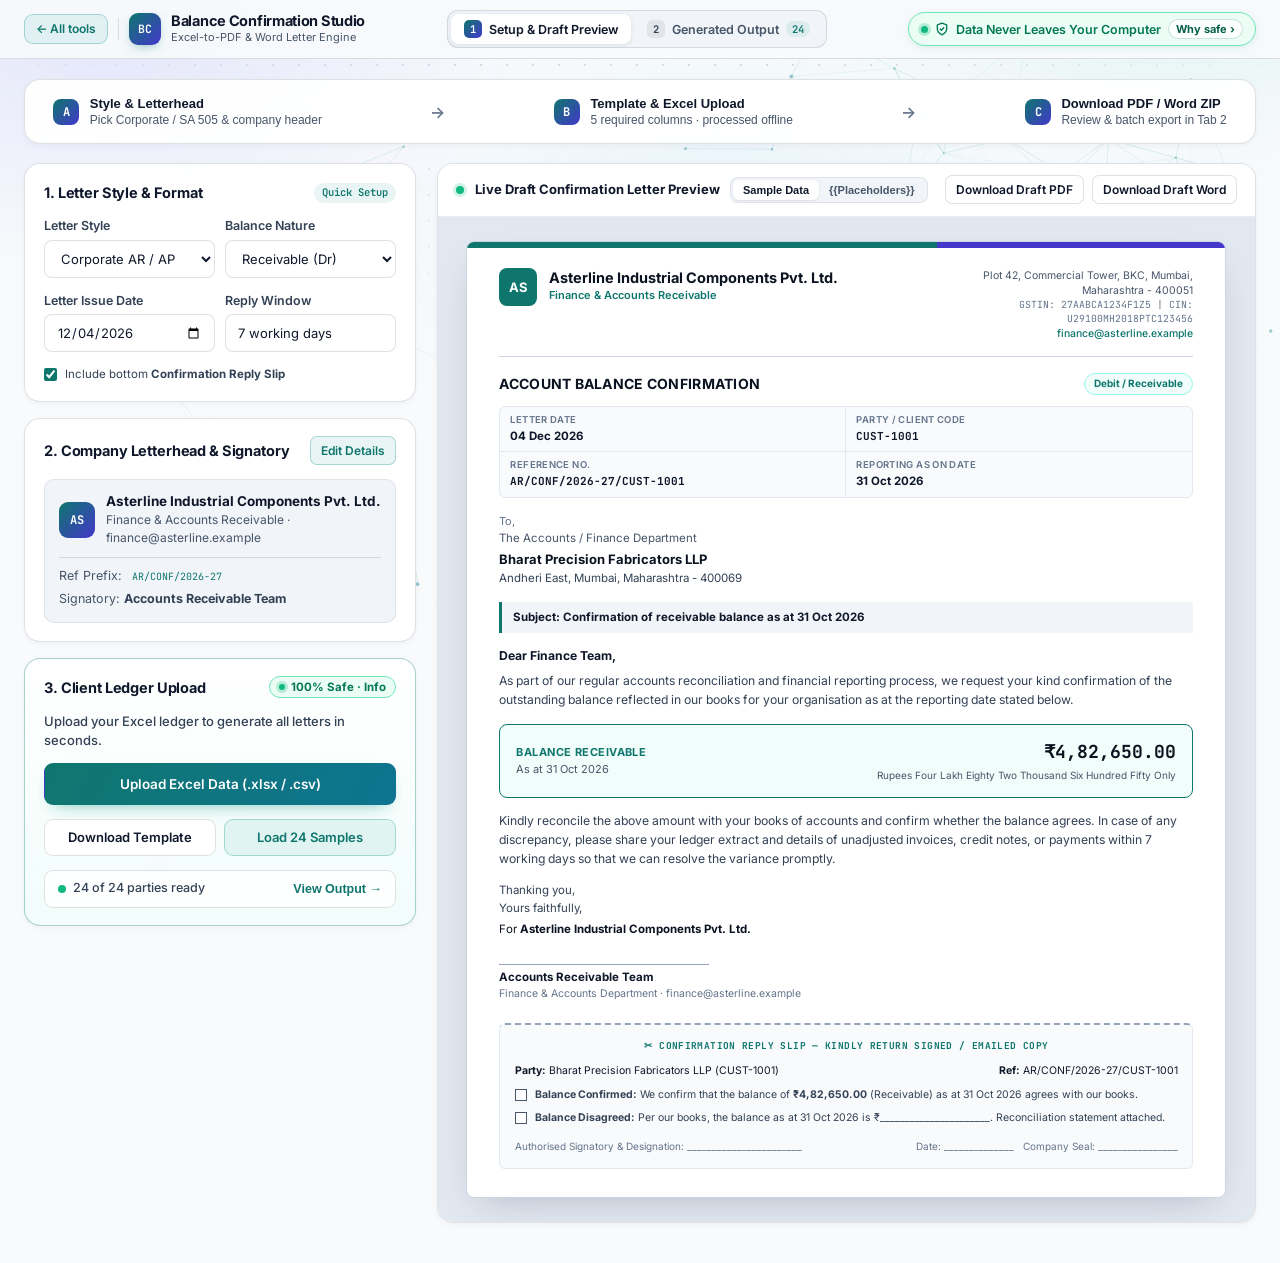
<file: tools/confirmation-generator/index.html>
<!DOCTYPE html>
<html lang="en">
<head>
  <meta charset="UTF-8">
  <meta name="viewport" content="width=device-width, initial-scale=1.0">
  <title>Balance Confirmation Studio — CA Ashish Tripathi</title>
  <meta name="description" content="Generate bulk balance confirmation letters (PDF & Word) from Excel. 100% browser-based — your data never leaves your computer.">
  <link rel="preconnect" href="https://fonts.googleapis.com">
  <link rel="preconnect" href="https://fonts.gstatic.com" crossorigin>
  <link href="https://fonts.googleapis.com/css2?family=Inter:wght@400;500;600;700&family=JetBrains+Mono:wght@400;500;600&display=swap" rel="stylesheet">
  <link rel="stylesheet" href="/css/bg-network.css">
  <link rel="stylesheet" href="/tools/confirmation-generator/styles.css">
  <script src="/js/bg-network.js" defer></script>
</head>
<body>

  <!-- Slim Workspace Header (2 Tabs + Privacy Shield) -->
  <header class="app-header">
    <div class="header-container">
      <div class="brand-area">
        <a href="/" class="btn btn-back" title="Back to CA Ashish Tripathi Portfolio">&larr; All tools</a>
        <div class="brand-divider"></div>
        <div class="logo-mark">BC</div>
        <div class="brand-title-wrap">
          <h1>Balance Confirmation Studio</h1>
          <p class="subtitle">Excel-to-PDF &amp; Word Letter Engine</p>
        </div>
      </div>

      <!-- 2 Clean Workspace Tabs -->
      <nav class="workspace-tabs" aria-label="Tool workspace views">
        <button type="button" class="ws-tab active" data-tab="draft" onclick="ConfirmationStudio.switchTab('draft')">
          <span class="tab-idx">1</span>
          <span>Setup &amp; Draft Preview</span>
        </button>
        <button type="button" class="ws-tab" data-tab="output" onclick="ConfirmationStudio.switchTab('output')">
          <span class="tab-idx">2</span>
          <span>Generated Output</span>
          <span id="navOutputBadge" class="tab-count">24</span>
        </button>
      </nav>

      <div class="header-actions">
        <button type="button" class="privacy-trust-btn" onclick="ConfirmationStudio.openModal('privacyModal')" title="Click to see how your financial data stays 100% safe and local">
          <span class="trust-pulse" aria-hidden="true"></span>
          <svg width="14" height="14" viewBox="0 0 24 24" fill="none" stroke="currentColor" stroke-width="2.3" stroke-linecap="round" stroke-linejoin="round"><path d="M12 22s8-4 8-10V5l-8-3-8 3v7c0 6 8 10 8 10z"/><path d="m9 12 2 2 4-4"/></svg>
          <span>Data Never Leaves Your Computer</span>
          <span class="trust-cta">Why safe &rsaquo;</span>
        </button>
      </div>
    </div>
  </header>

  <main class="workspace-shell">

    <!-- =========================================================
         TAB 1: SETUP, TEMPLATE/UPLOAD LAUNCH & LIVE DRAFT PREVIEW
         ========================================================= -->
    <section id="view-draft" class="tab-view active">

      <!-- Quick 3-Step Visual Guide Bar for First-Time Visitors -->
      <div class="guide-strip card">
        <button type="button" class="guide-step guide-step-btn" onclick="ConfirmationStudio.openModal('letterheadModal')">
          <span class="guide-badge">A</span>
          <div><strong>Style &amp; Letterhead</strong><span>Pick Corporate / SA 505 &amp; company header</span></div>
        </button>
        <span class="guide-arrow" aria-hidden="true">&rarr;</span>
        <button type="button" class="guide-step guide-step-btn" onclick="ConfirmationStudio.openModal('uploadModal')">
          <span class="guide-badge">B</span>
          <div><strong>Template &amp; Excel Upload</strong><span>5 required columns · processed offline</span></div>
        </button>
        <span class="guide-arrow" aria-hidden="true">&rarr;</span>
        <button type="button" class="guide-step guide-step-btn" onclick="ConfirmationStudio.switchTab('output')">
          <span class="guide-badge">C</span>
          <div><strong>Download PDF / Word ZIP</strong><span>Review &amp; batch export in Tab 2</span></div>
        </button>
      </div>

      <div class="draft-workbench">

        <!-- Left Compact Panel: Crisp Cards + Popup Buttons -->
        <aside class="compact-sidebar">

          <!-- Card 1: Letter Format & Quick Controls -->
          <div class="card panel-card">
            <div class="panel-head">
              <h3>1. Letter Style &amp; Format</h3>
              <span class="panel-tag">Quick Setup</span>
            </div>

            <div class="form-grid-2">
              <div class="form-group">
                <label for="templateMode">Letter Style</label>
                <select id="templateMode">
                  <option value="corporate">Corporate AR / AP</option>
                  <option value="sa505">Statutory Audit (SA 505)</option>
                </select>
              </div>
              <div class="form-group">
                <label for="defaultBalanceType">Balance Nature</label>
                <select id="defaultBalanceType">
                  <option value="Receivable">Receivable (Dr)</option>
                  <option value="Payable">Payable (Cr)</option>
                </select>
              </div>
            </div>

            <div class="form-grid-2">
              <div class="form-group">
                <label for="letterDate">Letter Issue Date</label>
                <input type="date" id="letterDate">
              </div>
              <div class="form-group">
                <label for="responseDays">Reply Window</label>
                <input type="text" id="responseDays" placeholder="7 working days">
              </div>
            </div>

            <label class="check-row">
              <input type="checkbox" id="includeTearOff" checked>
              <span>Include bottom <strong>Confirmation Reply Slip</strong></span>
            </label>
          </div>

          <!-- Card 2: Compact Company Letterhead Summary + Popup Editor -->
          <div class="card panel-card">
            <div class="panel-head">
              <h3>2. Company Letterhead &amp; Signatory</h3>
              <button type="button" class="btn btn-xs btn-soft" onclick="ConfirmationStudio.openModal('letterheadModal')">
                Edit Details
              </button>
            </div>

            <div id="letterheadSummaryBox" class="lh-summary-box">
              <div class="lh-sum-top">
                <span id="summaryCoBadge" class="lh-sum-mono">AS</span>
                <div class="lh-sum-meta">
                  <strong id="summaryCoName">Asterline Industrial Components Pvt. Ltd.</strong>
                  <span id="summaryCoDeptEmail">Finance &amp; Accounts Receivable &middot; finance@asterline.example</span>
                </div>
              </div>
              <div class="lh-sum-grid">
                <div><span>Ref Prefix:</span> <code id="summaryRefPrefix">AR/CONF/2026-27</code></div>
                <div><span>Signatory:</span> <strong id="summarySignatory">Accounts Receivable Team</strong></div>
                <div id="summaryAuditorLine" class="hidden"><span>Auditor:</span> <strong id="summaryAuditor">Tripathi &amp; Associates</strong></div>
              </div>
            </div>
          </div>

          <!-- Card 3: Upload Data & Download Excel Template -->
          <div class="card panel-card upload-launch-card">
            <div class="panel-head">
              <h3>3. Client Ledger Upload</h3>
              <button type="button" class="privacy-mini-btn" onclick="ConfirmationStudio.openModal('privacyModal')" title="Learn how your client data stays private">
                <span class="trust-pulse sm" aria-hidden="true"></span>
                100% Safe &middot; Info
              </button>
            </div>
            <p class="panel-helper">
              Upload your Excel ledger to generate all letters in seconds.
            </p>

            <button type="button" class="btn btn-primary btn-cta-lg btn-full" onclick="ConfirmationStudio.openModal('uploadModal')">
              Upload Excel Data (.xlsx / .csv)
            </button>

            <div class="btn-split-2">
              <button type="button" class="btn btn-secondary btn-md" onclick="ExcelIO.downloadExcelTemplate()">
                Download Template
              </button>
              <button type="button" class="btn btn-soft btn-md" onclick="ConfirmationStudio.loadSampleData(true, true)">
                Load 24 Samples
              </button>
            </div>

            <div id="inlineUploadStatus" class="inline-dataset-pill">
              <span class="status-dot-label"><i class="status-dot-green"></i><span id="tab1DatasetSummary">24 of 24 parties ready</span></span>
              <button type="button" class="link-go-btn" onclick="ConfirmationStudio.switchTab('output')">
                View Output &rarr;
              </button>
            </div>
          </div>

        </aside>

        <!-- Right Spacious Window: True A4 Live Draft Preview -->
        <div class="draft-stage-window card">
          <div class="stage-toolbar">
            <div class="stage-title-group">
              <span class="stage-dot"></span>
              <span class="stage-title">Live Draft Confirmation Letter Preview</span>
              <div class="seg-control">
                <button type="button" id="btnPreviewSample" class="seg-btn active" onclick="ConfirmationStudio.setPreviewMode('sample')">
                  Sample Data
                </button>
                <button type="button" id="btnPreviewPlaceholder" class="seg-btn" onclick="ConfirmationStudio.setPreviewMode('placeholder')">
                  &#123;&#123;Placeholders&#125;&#125;
                </button>
              </div>
            </div>
            <div class="stage-actions">
              <button type="button" class="btn btn-xs btn-secondary" onclick="ConfirmationStudio.downloadDraft('pdf')">Download Draft PDF</button>
              <button type="button" class="btn btn-xs btn-secondary" onclick="ConfirmationStudio.downloadDraft('docx')">Download Draft Word</button>
            </div>
          </div>

          <div class="paper-desk">
            <div id="draftPreviewSheet" class="a4-paper-frame"></div>
          </div>
        </div>

      </div>
    </section>

    <!-- =========================================================
         TAB 2: GENERATED OUTPUT & DOWNLOADS
         ========================================================= -->
    <section id="view-output" class="tab-view">
      <div class="output-workbench">

        <!-- Output Batch Header & Primary Downloads -->
        <div class="card output-hero-bar">
          <div>
            <h2>Generated Balance Confirmation Letters</h2>
            <p id="datasetSourceLabel" class="card-desc">24 Sample Clients loaded locally &middot; Ready for PDF, Word (.docx), ZIP &amp; Excel export</p>
          </div>
          <div class="batch-actions">
            <button type="button" class="btn btn-primary" onclick="ConfirmationStudio.downloadAllZip('pdf')">
              Download All PDFs (.zip)
            </button>
            <button type="button" class="btn btn-soft" onclick="ConfirmationStudio.downloadAllZip('docx')">
              Download All Word (.docx) (.zip)
            </button>
            <button type="button" class="btn btn-secondary" onclick="ConfirmationStudio.downloadSummaryExcel()">
              Summary Excel (.xlsx)
            </button>
            <button type="button" class="btn btn-secondary" onclick="ConfirmationStudio.openPrintAllModal()">
              Print Batch
            </button>
          </div>
        </div>

        <!-- Batch Progress Window -->
        <div id="batchProgressWrap" class="progress-card hidden">
          <div class="progress-meta">
            <strong id="batchProgressText">Generating files...</strong>
            <span id="batchProgressPct" class="mono">0%</span>
          </div>
          <div class="progress-track">
            <div id="batchProgressBar" class="progress-fill" style="width: 0%;"></div>
          </div>
        </div>

        <!-- 4 KPI Tiles -->
        <div class="kpi-row">
          <div class="kpi-tile card">
            <span class="kpi-k">Total Parties</span>
            <strong id="kpiTotalRows" class="kpi-v">0</strong>
          </div>
          <div class="kpi-tile card">
            <span class="kpi-k">Ready to Export</span>
            <strong id="kpiReadyRows" class="kpi-v teal">0</strong>
          </div>
          <div class="kpi-tile card">
            <span class="kpi-k">Needs Attention</span>
            <strong id="kpiErrorRows" class="kpi-v danger">0</strong>
          </div>
          <div class="kpi-tile card">
            <span class="kpi-k">Total Valid Balance</span>
            <strong id="kpiTotalValue" class="kpi-v mono">&#8377;0.00</strong>
          </div>
        </div>

        <!-- Clean Read-Only Ledger Table Window -->
        <div class="card table-window">
          <div class="table-toolbar">
            <div class="search-group">
              <input type="text" id="queueSearchInput" class="search-input" placeholder="Search Client ID, Name, or Address...">
              <select id="queueFilterSelect" class="filter-select">
                <option value="all">All Parties</option>
                <option value="ready">Ready Only</option>
                <option value="error">Errors Only</option>
              </select>
            </div>
            <div class="row-manage-btns">
              <button type="button" class="btn btn-soft btn-sm" onclick="ConfirmationStudio.openModal('uploadModal')">Upload New Excel</button>
              <button type="button" class="btn btn-secondary btn-sm" onclick="ConfirmationStudio.openPartyModal(null)">+ Add Party</button>
              <button type="button" class="btn btn-danger-outline btn-sm" onclick="ConfirmationStudio.clearParties()">Clear All</button>
            </div>
          </div>

          <div class="table-scroll">
            <table class="ledger-table">
              <thead>
                <tr>
                  <th style="width: 115px;">Client ID</th>
                  <th>Party Name &amp; Address</th>
                  <th style="width: 120px;">As On Date</th>
                  <th style="width: 110px;">Nature</th>
                  <th style="width: 150px; text-align:right;">Balance (&#8377;)</th>
                  <th style="width: 105px;">Status</th>
                  <th style="width: 245px; text-align:right;">Actions &amp; Export</th>
                </tr>
              </thead>
              <tbody id="queueTableBody"></tbody>
            </table>
          </div>
        </div>

      </div>
    </section>

  </main>

  <!-- =========================================================
       MODAL 1: UPLOAD EXCEL & DOWNLOAD TEMPLATE (Triggered from Tab 1 or Tab 2)
       ========================================================= -->
  <div id="uploadModal" class="modal-overlay hidden">
    <div class="modal-dialog modal-upload">
      <div class="modal-header">
        <div>
          <h2>Upload Party Data &amp; Excel Template</h2>
          <p class="subtitle">100% browser-based &mdash; your Excel file never leaves your computer</p>
        </div>
        <button type="button" class="btn btn-xs btn-secondary" onclick="ConfirmationStudio.closeModal('uploadModal')">Close</button>
      </div>

      <div class="modal-upload-body">
        <div class="privacy-callout">
          <div class="privacy-shield">
            <svg width="20" height="20" viewBox="0 0 24 24" fill="none" stroke="currentColor" stroke-width="2" stroke-linecap="round" stroke-linejoin="round"><path d="M12 22s8-4 8-10V5l-8-3-8 3v7c0 6 8 10 8 10z"/><path d="m9 12 2 2 4-4"/></svg>
          </div>
          <div>
            <strong>Zero Server Upload &mdash; Strict Client Privacy</strong>
            <p>Your Excel file is read exclusively inside browser memory. Party names and balances are never transmitted to any server and wipe automatically when this tab closes.</p>
          </div>
        </div>

        <div class="upload-modal-grid">
          <div class="upload-guide-box">
            <div class="card-kicker">STEP A &middot; TEMPLATE FORMAT</div>
            <h4>Required &amp; Optional Columns</h4>
            <p class="guide-note">Prepare a sheet named <code>Client Master</code> (or any first sheet) with these headers:</p>
            <div class="schema-table-preview">
              <div class="schema-row"><code>Client ID</code><span class="req-badge">Required</span></div>
              <div class="schema-row"><code>Client Name</code><span class="req-badge">Required</span></div>
              <div class="schema-row"><code>Address</code><span class="req-badge">Required</span></div>
              <div class="schema-row"><code>Outstanding Amount</code><span class="req-badge">Required</span></div>
              <div class="schema-row"><code>As On Date</code><span class="req-badge">Required</span></div>
              <div class="schema-row"><code>Balance Type, Email, GSTIN</code><span class="opt-badge">Optional</span></div>
            </div>
            <div class="guide-btns">
              <button type="button" class="btn btn-secondary btn-sm" onclick="ExcelIO.downloadExcelTemplate()">
                Download Template (.xlsx)
              </button>
              <button type="button" class="btn btn-soft btn-sm" onclick="ConfirmationStudio.loadSampleData(true, true)">
                Load 24 Samples
              </button>
            </div>
          </div>

          <div class="upload-drop-col">
            <div class="card-kicker">STEP B &middot; DROP YOUR FILE</div>
            <h4>Select Populated Excel / CSV</h4>
            <div id="excelDropzone" class="dropzone-area" role="button" tabindex="0" aria-label="Upload Excel or CSV file">
              <input type="file" id="excelFileInput" accept=".xlsx,.xls,.xlsm,.csv" hidden>
              <div class="dz-icon">
                <svg width="32" height="32" viewBox="0 0 24 24" fill="none" stroke="currentColor" stroke-width="1.7" stroke-linecap="round" stroke-linejoin="round"><path d="M21 15v4a2 2 0 0 1-2 2H5a2 2 0 0 1-2-2v-4"/><polyline points="17 8 12 3 7 8"/><line x1="12" y1="3" x2="12" y2="15"/></svg>
              </div>
              <strong>Drop your Excel file here or click to browse</strong>
              <span>Supports .xlsx, .xlsm, .xls, .csv</span>
            </div>
            <div id="uploadStatusBanner" class="upload-banner hidden"></div>
          </div>
        </div>
      </div>
    </div>
  </div>

  <!-- =========================================================
       MODAL 2: LETTERHEAD, SIGNATORY & AUDITOR DETAILS
       ========================================================= -->
  <div id="letterheadModal" class="modal-overlay hidden">
    <div class="modal-dialog modal-form">
      <div class="modal-header">
        <div>
          <h2>Company Letterhead &amp; Signatory</h2>
          <p class="subtitle">Updates live on the draft letter and all PDF / Word exports</p>
        </div>
        <button type="button" class="btn btn-xs btn-ghost" onclick="ConfirmationStudio.resetSettings()">Reset Defaults</button>
      </div>

      <div class="modal-form-body">
        <div class="ctrl-group-title">Sender Organization</div>
        <div class="form-grid-2">
          <div class="form-group">
            <label for="companyName">Company / Firm Name</label>
            <input type="text" id="companyName" placeholder="Asterline Industrial Components Pvt. Ltd.">
          </div>
          <div class="form-group">
            <label for="companyDept">Department / Division</label>
            <input type="text" id="companyDept" placeholder="Finance & Accounts Receivable">
          </div>
        </div>
        <div class="form-group">
          <label for="companyAddress">Registered / Office Address</label>
          <input type="text" id="companyAddress" placeholder="Full office address">
        </div>
        <div class="form-grid-2">
          <div class="form-group">
            <label for="companyEmail">Finance Email</label>
            <input type="email" id="companyEmail" placeholder="finance@company.com">
          </div>
          <div class="form-group">
            <label for="companyTaxId">GSTIN / CIN (Optional)</label>
            <input type="text" id="companyTaxId" class="code-font" placeholder="GSTIN / CIN">
          </div>
        </div>

        <div class="logo-row">
          <div class="logo-meta">
            <span class="logo-title">Company Logo</span>
            <span id="logoStatusBadge" class="logo-sub">Optional PNG / JPG</span>
          </div>
          <div class="logo-actions">
            <label class="btn btn-xs btn-soft file-label">
              Upload Logo
              <input type="file" id="logoUploadInput" accept="image/png,image/jpeg" hidden>
            </label>
            <button type="button" id="clearLogoBtn" class="btn btn-xs btn-danger-ghost hidden">Remove</button>
          </div>
        </div>

        <div class="ctrl-group-title" style="margin-top:4px;">Reference &amp; Signatory</div>
        <div class="form-grid-2">
          <div class="form-group">
            <label for="refPrefix">Reference Prefix</label>
            <input type="text" id="refPrefix" class="code-font" placeholder="AR/CONF/2026-27">
          </div>
          <div class="form-group">
            <label for="signatoryName">Signatory Name / Team</label>
            <input type="text" id="signatoryName" placeholder="Accounts Receivable Team">
          </div>
        </div>
        <div class="form-group">
          <label for="signatoryTitle">Designation / Footer Title</label>
          <input type="text" id="signatoryTitle" placeholder="Finance & Accounts Department">
        </div>

        <!-- Conditional Auditor Group (SA 505) -->
        <div id="auditorFieldsWrap" class="auditor-modal-box hidden">
          <div class="ctrl-group-title">Statutory Auditor (SA 505 Direct Confirmation)</div>
          <div class="form-grid-2">
            <div class="form-group">
              <label for="auditorName">Auditor Firm Name</label>
              <input type="text" id="auditorName" placeholder="Tripathi & Associates, Chartered Accountants">
            </div>
            <div class="form-group">
              <label for="auditorEmail">Auditor Direct Reply Email</label>
              <input type="email" id="auditorEmail" placeholder="audit@caashishtripathi.in">
            </div>
          </div>
        </div>

        <label class="check-row">
          <input type="checkbox" id="rememberSenderToggle">
          <span>Remember only <em>my company letterhead</em> in this browser (client data is never saved)</span>
        </label>

        <div class="modal-form-footer">
          <button type="button" class="btn btn-primary btn-sm" onclick="ConfirmationStudio.closeModal('letterheadModal')">Done</button>
        </div>
      </div>
    </div>
  </div>

  <!-- =========================================================
       MODAL 3: CENTERED LETTER PREVIEW / BATCH PRINT
       ========================================================= -->
  <div id="previewModal" class="modal-overlay hidden">
    <div class="modal-dialog modal-wide">
      <div class="modal-header">
        <div>
          <h2 id="modalTitle">Balance Confirmation Preview</h2>
          <p id="modalSubtitle" class="subtitle"></p>
        </div>
        <div class="modal-actions">
          <div id="modalNavGroup" class="modal-nav-group hidden">
            <button type="button" id="modalPrevBtn" class="btn btn-secondary btn-sm" title="Previous letter" onclick="ConfirmationStudio.stepPreview(-1)">&#9664;</button>
            <span id="modalNavCounter" class="modal-nav-counter">1 / 1</span>
            <button type="button" id="modalNextBtn" class="btn btn-secondary btn-sm" title="Next letter" onclick="ConfirmationStudio.stepPreview(1)">&#9654;</button>
          </div>
          <button type="button" id="modalDownloadPdfBtn" class="btn btn-primary btn-sm">Download PDF</button>
          <button type="button" id="modalDownloadDocxBtn" class="btn btn-soft btn-sm">Download Word (.docx)</button>
          <button type="button" class="btn btn-secondary btn-sm" onclick="window.print()">Print</button>
          <button type="button" class="btn btn-secondary btn-sm" onclick="ConfirmationStudio.closeModal('previewModal')">Close</button>
        </div>
      </div>
      <div id="modalLettersContainer" class="modal-body printable-area"></div>
    </div>
  </div>

  <!-- =========================================================
       MODAL 4: ADD / EDIT PARTY
       ========================================================= -->
  <div id="partyModal" class="modal-overlay hidden">
    <div class="modal-dialog modal-form">
      <div class="modal-header">
        <div>
          <h2 id="partyModalTitle">Add Party</h2>
          <p class="subtitle">Updates immediately in your local browser session</p>
        </div>
        <button type="button" class="btn btn-xs btn-secondary" onclick="ConfirmationStudio.closeModal('partyModal')">Close</button>
      </div>
      <form id="partyForm" class="modal-form-body" onsubmit="ConfirmationStudio.savePartyModal(event)">
        <input type="hidden" id="editPartyUid">
        <div class="form-grid-2">
          <div class="form-group">
            <label for="pmClientId">Client ID *</label>
            <input type="text" id="pmClientId" class="code-font" required placeholder="CUST-1025">
          </div>
          <div class="form-group">
            <label for="pmAsOnDate">As On Date *</label>
            <input type="date" id="pmAsOnDate" required>
          </div>
        </div>
        <div class="form-group">
          <label for="pmClientName">Client / Party Legal Name *</label>
          <input type="text" id="pmClientName" required placeholder="Enterprise Pvt. Ltd.">
        </div>
        <div class="form-group">
          <label for="pmAddress">Address *</label>
          <input type="text" id="pmAddress" required placeholder="City, State - PIN">
        </div>
        <div class="form-grid-2">
          <div class="form-group">
            <label for="pmAmount">Outstanding Amount (&#8377;) *</label>
            <input type="number" step="0.01" id="pmAmount" class="code-font" required placeholder="500000">
          </div>
          <div class="form-group">
            <label for="pmBalanceType">Balance Nature</label>
            <select id="pmBalanceType">
              <option value="Receivable">Receivable (Dr)</option>
              <option value="Payable">Payable (Cr)</option>
            </select>
          </div>
        </div>
        <div class="form-grid-2">
          <div class="form-group">
            <label for="pmEmail">Email (Optional)</label>
            <input type="email" id="pmEmail" placeholder="accounts@party.com">
          </div>
          <div class="form-group">
            <label for="pmGstin">GSTIN (Optional)</label>
            <input type="text" id="pmGstin" class="code-font" placeholder="27AAAAA0000A1Z5">
          </div>
        </div>
        <div class="modal-form-footer">
          <button type="button" class="btn btn-secondary btn-sm" onclick="ConfirmationStudio.closeModal('partyModal')">Cancel</button>
          <button type="submit" class="btn btn-primary btn-sm">Save Party</button>
        </div>
      </form>
    </div>
  </div>

  <!-- =========================================================
       MODAL 0: CLIENT PRIVACY & LOCAL SECURITY ARCHITECTURE
       ========================================================= -->
  <div id="privacyModal" class="modal-overlay hidden">
    <div class="modal-dialog modal-privacy">
      <div class="modal-header privacy-modal-hdr">
        <div class="privacy-hdr-title">
          <span class="privacy-shield-lg">
            <svg width="22" height="22" viewBox="0 0 24 24" fill="none" stroke="currentColor" stroke-width="2.2" stroke-linecap="round" stroke-linejoin="round"><path d="M12 22s8-4 8-10V5l-8-3-8 3v7c0 6 8 10 8 10z"/><path d="m9 12 2 2 4-4"/></svg>
          </span>
          <div>
            <h2>100% Safe &amp; Confidential</h2>
            <p class="subtitle">Your financial data never leaves your computer</p>
          </div>
        </div>
        <button type="button" class="btn btn-xs btn-secondary" onclick="ConfirmationStudio.closeModal('privacyModal')">Close</button>
      </div>

      <div class="privacy-modal-body">
        <p class="privacy-lead">
          Balance confirmations contain sensitive client names, GSTINs, and exact balances. This tool is engineered so <strong>zero data is ever uploaded</strong>.
        </p>

        <div class="privacy-points-grid">
          <div class="privacy-point-card">
            <div class="pp-badge">1</div>
            <div>
              <strong>Zero Server Upload</strong>
              <p>Your Excel file is read strictly inside your own browser&rsquo;s temporary memory. Nothing travels over the internet.</p>
            </div>
          </div>
          <div class="privacy-point-card">
            <div class="pp-badge">2</div>
            <div>
              <strong>Zero Database or Tracking</strong>
              <p>No server logs, analytics, or cloud storage ever touch your uploaded parties, balances, or generated PDF/Word letters.</p>
            </div>
          </div>
          <div class="privacy-point-card">
            <div class="pp-badge">3</div>
            <div>
              <strong>Auto-Wiped on Tab Close</strong>
              <p>Refresh or close this tab and all uploaded records vanish instantly. Once loaded, the tool even works offline.</p>
            </div>
          </div>
        </div>

        <div class="privacy-modal-foot">
          <span class="privacy-verify-note">CA-grade local processing &middot; PDF, Word &amp; ZIP built directly on your device</span>
          <button type="button" class="btn btn-primary btn-sm" onclick="ConfirmationStudio.closeModal('privacyModal')">Got It</button>
        </div>
      </div>
    </div>
  </div>

  <!-- Toast -->
  <div id="studioToast" class="studio-toast hidden" role="status"></div>

  <!-- Self-Hosted Client-Side Libraries (Zero CDN JS calls) -->
  <script src="/tools/confirmation-generator/vendor/xlsx.full.min.js"></script>
  <script src="/tools/confirmation-generator/vendor/jszip.min.js"></script>
  <script src="/tools/confirmation-generator/vendor/jspdf.umd.min.js"></script>

  <!-- App Modules -->
  <script src="/tools/confirmation-generator/js/letter-templates.js"></script>
  <script src="/tools/confirmation-generator/js/excel-io.js"></script>
  <script src="/tools/confirmation-generator/js/pdf-builder.js"></script>
  <script src="/tools/confirmation-generator/js/docx-builder.js"></script>
  <script src="/tools/confirmation-generator/js/app.js"></script>

</body>
</html>
</file>
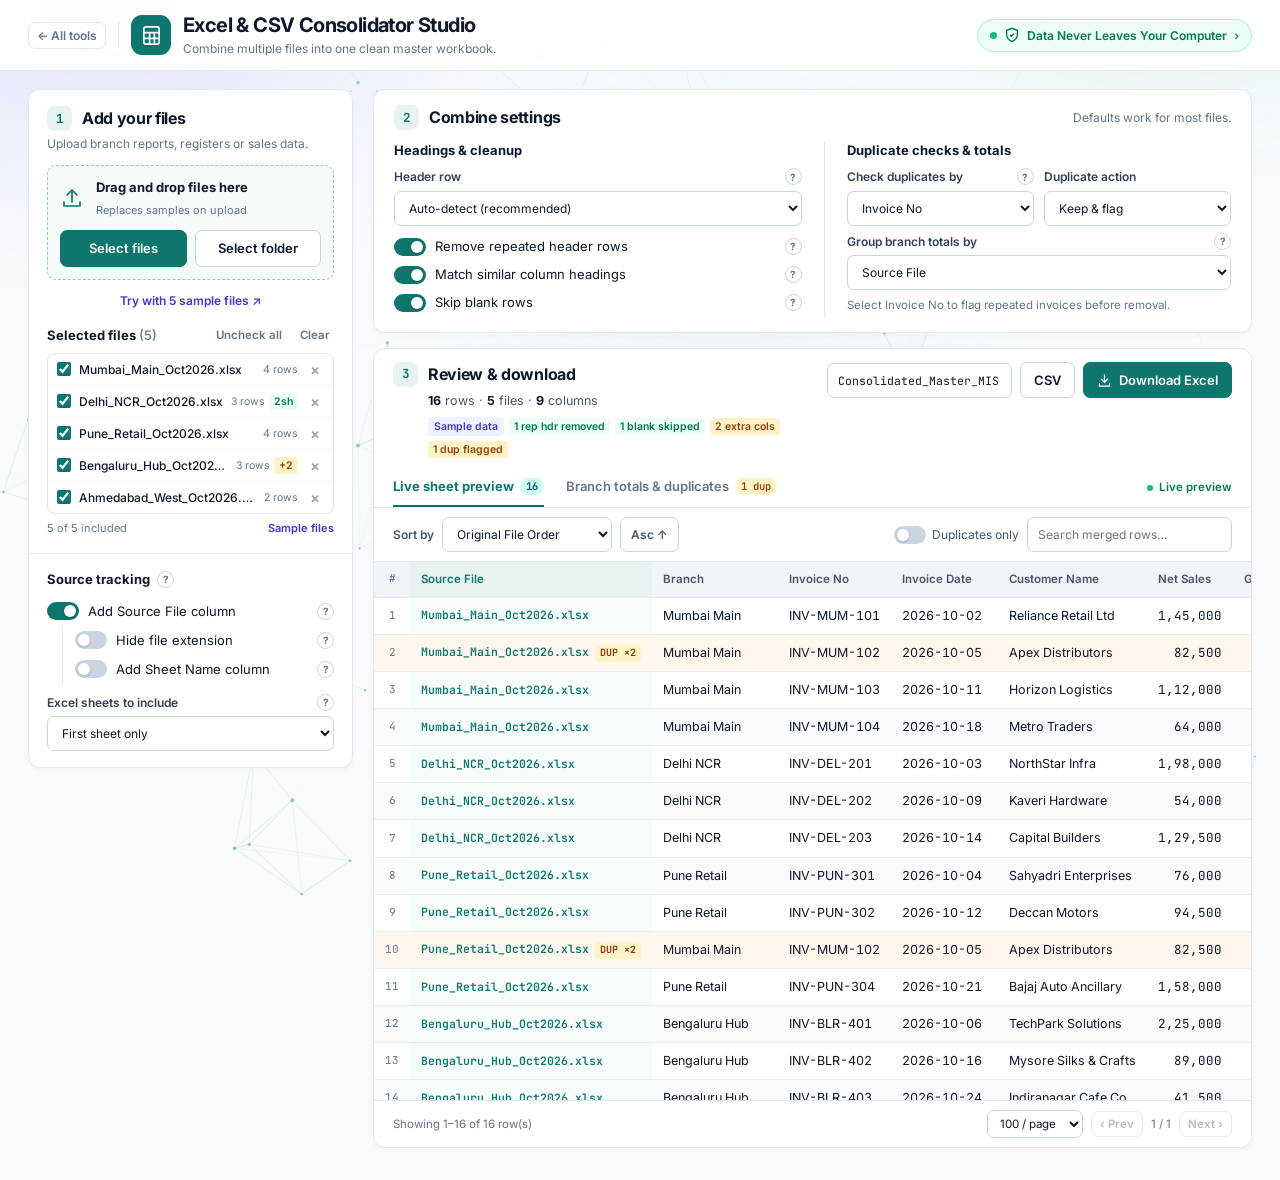
<file: tools/excel-merger/index.html>
<!DOCTYPE html>
<html lang="en">
<head>
  <meta charset="UTF-8">
  <meta name="viewport" content="width=device-width, initial-scale=1.0">
  <title>Excel &amp; CSV Consolidator Studio — CA Ashish Tripathi</title>
  <meta name="description" content="Combine multiple branch Excel &amp; CSV files into one clean master workbook locally in your browser. Adds left Source File column, removes repeated headers, aligns extra columns, flags duplicates &amp; exports Master .xlsx.">
  <link rel="preconnect" href="https://fonts.googleapis.com">
  <link rel="preconnect" href="https://fonts.gstatic.com" crossorigin>
  <link href="https://fonts.googleapis.com/css2?family=Inter:wght@400;500;600;700&family=JetBrains+Mono:wght@400;500;600&display=swap" rel="stylesheet">
  <link rel="stylesheet" href="/css/bg-network.css">
  <link rel="stylesheet" href="/tools/excel-merger/styles.css">
  <script src="/js/bg-network.js" defer></script>
  <script src="/tools/excel-merger/vendor/xlsx.full.min.js" defer></script>
  <script src="/tools/excel-merger/js/merger-engine.js" defer></script>
  <script src="/tools/excel-merger/js/app.js" defer></script>
</head>
<body>
  <header class="app-header">
    <div class="brand">
      <a href="/" class="btn-back" title="Back to CA Ashish Tripathi Portfolio">&larr; All tools</a>
      <div class="brand-divider" aria-hidden="true"></div>
      <div class="logo" aria-hidden="true">
        <svg width="23" height="23" viewBox="0 0 24 24" fill="none" stroke="currentColor" stroke-width="1.7">
          <rect x="4" y="3" width="16" height="18" rx="2"/>
          <path d="M4 9h16M4 15h16M10 9v12M15 9v12"/>
        </svg>
      </div>
      <div>
        <h1>Excel &amp; CSV Consolidator Studio</h1>
        <p class="sub">Combine multiple files into one clean master workbook.</p>
      </div>
    </div>

    <div class="header-actions">
      <button type="button" id="privacyBtn" class="trust" title="Learn how your financial files stay 100% local">
        <span class="trust-pulse" aria-hidden="true"></span>
        <svg aria-hidden="true" width="16" height="16" viewBox="0 0 24 24" fill="none" stroke="currentColor" stroke-width="2">
          <path d="M12 22s8-4 8-10V5l-8-3-8 3v7c0 6 8 10 8 10z"/>
          <path d="m9 12 2 2 4-4"/>
        </svg>
        <span>Data Never Leaves Your Computer</span>
        <span class="trust-chev">&rsaquo;</span>
      </button>
    </div>
  </header>

  <main class="shell">
    <input type="file" id="fileInput" class="hidden" multiple accept=".xlsx,.xls,.xlsm,.xlsb,.csv,.tsv,.ods">
    <input type="file" id="folderInput" class="hidden" webkitdirectory directory multiple>

    <div class="workspace">

      <!-- =========================================================
           LEFT COLUMN: CARD WITH [1] ADD YOUR FILES + SOURCE TRACKING
           ========================================================= -->
      <aside class="card left" aria-label="Add files and source tracking">
        <section class="section">
          <div class="heading">
            <span class="step">1</span>
            <h2>Add your files</h2>
          </div>
          <p class="description">Upload branch reports, registers or sales data.</p>

          <div id="dropzone" class="drop" tabindex="0" role="button" aria-label="Drop Excel or CSV files here">
            <svg width="24" height="24" viewBox="0 0 24 24" fill="none" stroke="#0f766e" stroke-width="1.7" stroke-linecap="round" stroke-linejoin="round" aria-hidden="true">
              <path d="M12 16V4m-5 5 5-5 5 5M4 16v4h16v-4"/>
            </svg>
            <div class="drop-copy">
              <strong>Drag and drop files here</strong>
              <small id="dropSubHint">Excel &amp; CSV · 2 to 2,000+ files</small>
            </div>
            <div class="actions">
              <button type="button" id="pickFilesBtn" class="primary">Select files</button>
              <button type="button" id="pickFolderBtn" title="Pick an entire folder of branch files">Select folder</button>
            </div>
          </div>

          <div id="importProgress" class="import-progress hidden" aria-live="polite">
            <div class="progress-top">
              <span id="importProgressText">Reading files...</span>
              <button type="button" id="cancelImportBtn" class="link">Stop</button>
            </div>
            <div class="progress-track"><div id="importProgressFill" class="progress-fill"></div></div>
          </div>

          <div class="sample">
            <button type="button" id="loadSampleBtn">Try with 5 sample files &#8599;</button>
          </div>

          <div id="fileInvWrap">
            <div class="files-head">
              <strong>Selected files <span id="fileCountHeading" class="file-count-badge">(5)</span></strong>
              <div class="files-head-links">
                <button type="button" class="link" id="toggleAllFilesBtn">Uncheck all</button>
                <button type="button" class="link" id="clearFilesBtn">Clear</button>
              </div>
            </div>
            <input type="search" id="fileSearchInput" class="inp file-search hidden" placeholder="Filter files..." aria-label="Filter files">
            <div id="fileList" class="file-list"></div>
            <div class="file-count">
              <span id="fileInvMeta">5 of 5 active</span>
              <span id="modeBadge" class="panel-tag is-demo">Sample files</span>
            </div>
          </div>
        </section>

        <section class="section">
          <div class="mini-title">
            <span>Source tracking</span>
            <button type="button" class="q help-q" aria-label="About Source tracking"
              data-title="Source Tracking"
              data-help="Trace each combined output row back to its original file name and Excel worksheet.">?</button>
          </div>

          <label class="opt" for="optSourceFile">
            <input type="checkbox" id="optSourceFile" class="toggle" checked>
            <span>Add Source File column</span>
            <button type="button" class="q help-q" aria-label="About Source File column"
              data-title="Add Source File Column"
              data-help="Inserts the original filename as the first column on the left so you can trace which branch sent each row.">?</button>
          </label>

          <div id="sourceSubOpts" class="child">
            <label class="opt" for="optStripExt">
              <input type="checkbox" id="optStripExt" class="toggle">
              <span>Hide file extension</span>
              <button type="button" class="q help-q" aria-label="About hiding extension"
                data-title="Hide File Extension"
                data-help="Removes .xlsx or .csv from the Source File name (for example showing 'Mumbai_Main_Oct2026').">?</button>
            </label>
            <label class="opt" for="optSheetName">
              <input type="checkbox" id="optSheetName" class="toggle">
              <span>Add Sheet Name column</span>
              <button type="button" class="q help-q" aria-label="About Sheet Name column"
                data-title="Add Sheet Name Column"
                data-help="Includes a left column showing which Excel tab each row came from (useful with 'All sheets stacked').">?</button>
            </label>
          </div>

          <div class="field source-select">
            <label for="optSheetMode">
              <span>Excel sheets to include</span>
              <button type="button" class="q help-q" aria-label="About multi-sheet Excel files"
                data-title="Excel Sheets to Include"
                data-help="Choose the first worksheet only, or stack every worksheet inside each Excel file (Delhi NCR sample has 2 sheets: Sales_Oct + Week4_Extra).">?</button>
            </label>
            <select id="optSheetMode" class="sel">
              <option value="first">First sheet only</option>
              <option value="all">All sheets stacked</option>
            </select>
          </div>
        </section>
      </aside>

      <!-- =========================================================
           RIGHT COLUMN: [2] COMBINE SETTINGS + [3] REVIEW & DOWNLOAD
           ========================================================= -->
      <div class="main">

        <!-- Card 2: Combine Settings -->
        <section class="card rules" aria-label="Combine settings">
          <div class="rule-head">
            <div class="heading">
              <span class="step">2</span>
              <h2>Combine settings</h2>
            </div>
            <span class="default-note">Defaults work for most files.</span>
          </div>

          <div class="groups">
            <div class="group">
              <h3>Headings &amp; cleanup</h3>
              <div class="field">
                <label for="optHeaderMode">
                  <span>Header row</span>
                  <button type="button" class="q help-q" aria-label="About Header row"
                    data-title="Header Row Detection"
                    data-help="Auto-detect skips company title banners on top of Tally/ERP exports (like Delhi NCR's banner rows) and picks the real heading row. Pick 'No header row' if sheets start straight with data.">?</button>
                </label>
                <select id="optHeaderMode" class="sel">
                  <option value="auto">Auto-detect (recommended)</option>
                  <option value="row1">Row 1 is header</option>
                  <option value="custom">Custom header row</option>
                  <option value="none">No header row</option>
                </select>
              </div>

              <div id="customRowWrap" class="field hidden">
                <label for="optCustomHeaderRow">Header row number (starts at 1)</label>
                <input type="number" id="optCustomHeaderRow" class="inp" min="1" max="100" value="1">
              </div>

              <label id="repeatHeaderWrap" class="opt" for="optRemoveRepeated">
                <input class="toggle" type="checkbox" id="optRemoveRepeated" checked>
                <span>Remove repeated header rows</span>
                <button type="button" class="q help-q" aria-label="About removing repeated headers"
                  data-title="Remove Repeated Headers"
                  data-help="Removes duplicate heading rows pasted mid-file (tested in Pune Retail sample).">?</button>
              </label>

              <label id="smartMatchWrap" class="opt" for="optSmartMatch">
                <input class="toggle" type="checkbox" id="optSmartMatch" checked>
                <span>Match similar column headings</span>
                <button type="button" class="q help-q" aria-label="About matching similar headings"
                  data-title="Match Similar Column Headings"
                  data-help="Aligns headings even when spacing or punctuation differs (e.g. 'invoice no.' and 'net sales '). Extra branch-only columns align automatically.">?</button>
              </label>

              <label class="opt" for="optSkipBlank">
                <input class="toggle" type="checkbox" id="optSkipBlank" checked>
                <span>Skip blank rows</span>
                <button type="button" class="q help-q" aria-label="About skipping blank rows"
                  data-title="Skip Blank Rows"
                  data-help="Ignores empty spacer rows inside sheets (Mumbai Main sample has 1 blank row so you can test toggling this ON/OFF).">?</button>
              </label>
            </div>

            <div class="group">
              <h3>Duplicate checks &amp; totals</h3>
              <div class="pair">
                <div class="field">
                  <label for="optDupKey">
                    <span>Check duplicates by</span>
                    <button type="button" class="q help-q" aria-label="About Duplicate check"
                      data-title="Check Duplicates By"
                      data-help="Pick a column like Invoice No to highlight or remove repeated invoices across branch files.">?</button>
                  </label>
                  <select id="optDupKey" class="sel">
                    <option value="">Off (keep all rows)</option>
                  </select>
                </div>
                <div class="field">
                  <label for="optDupAction">Duplicate action</label>
                  <select id="optDupAction" class="sel">
                    <option value="flag">Keep &amp; flag</option>
                    <option value="drop">Remove extras (keep first)</option>
                  </select>
                </div>
              </div>

              <div class="field">
                <label for="optSummaryGroup">
                  <span>Group branch totals by</span>
                  <button type="button" class="q help-q" aria-label="About Group branch totals by"
                    data-title="Group Branch Totals By"
                    data-help="Select how numeric totals are grouped in Branch_Summary. Repeating invoice IDs are excluded so duplicate invoices cannot be merged.">?</button>
                </label>
                <select id="optSummaryGroup" class="sel">
                  <option value="__source_file">Source File</option>
                </select>
              </div>

              <p class="tip">Select Invoice No to flag repeated invoices before removal.</p>
            </div>
          </div>
        </section>

        <!-- Card 3: Review & Download + Results Table -->
        <section class="card results" aria-label="Review and download results">
          <div class="result-head">
            <div class="result-summary-wrap">
              <div class="heading">
                <span class="step">3</span>
                <h2>Review &amp; download</h2>
              </div>
              <div class="result-metrics">
                <span id="summaryStatMain" aria-live="polite">16 rows · 5 files · 9 columns</span>
                <span id="summaryStatChips" class="stat-chips"></span>
              </div>
            </div>

            <div class="export">
              <input type="text" id="exportFilename" value="Consolidated_Master_MIS" aria-label="Output filename" title="Output file name">
              <button type="button" id="exportCsvBtn" disabled>CSV</button>
              <button type="button" id="exportXlsxBtn" class="primary" disabled>
                <svg width="15" height="15" viewBox="0 0 24 24" fill="none" stroke="currentColor" stroke-width="2" stroke-linecap="round" aria-hidden="true">
                  <path d="M12 3v12m-5-5 5 5 5-5M4 17v4h16v-4"/>
                </svg>
                <span>Download Excel</span>
              </button>
            </div>
          </div>

          <div class="tabs" role="tablist" aria-label="Result views">
            <button type="button" class="stage-tab active" data-stage="preview" role="tab" aria-controls="stage-preview">
              Live sheet preview <span id="tabPreviewBadge" class="tab-pill">0</span>
            </button>
            <button type="button" class="stage-tab" data-stage="summary" role="tab" aria-controls="stage-summary">
              Branch totals &amp; duplicates <span id="tabDupBadge" class="tab-pill warn hidden">0 dup</span>
            </button>
            <span class="live"><span class="dot" aria-hidden="true"></span> Live preview</span>
          </div>

          <!-- View A: Live Consolidated Preview -->
          <div id="stage-preview">
            <div id="previewToolbar" class="toolbar">
              <div class="sort">
                <label for="sortColSelect">Sort by</label>
                <select id="sortColSelect" class="sel">
                  <option value="">Original file order</option>
                </select>
                <button type="button" id="sortDirBtn">Asc &uarr;</button>
                <button type="button" id="clearSortBtn" class="link hidden">Reset</button>
              </div>
              <div class="search">
                <label id="dupFilterLabel" class="dup-filter-check hidden">
                  <input type="checkbox" id="optOnlyDups" class="toggle">
                  <span>Duplicates only</span>
                </label>
                <input type="search" id="tableSearchInput" placeholder="Search merged rows…" aria-label="Search rows">
              </div>
            </div>

            <div id="emptyStage" class="empty-stage hidden">
              <h3>No active files right now</h3>
              <p>Select Excel or CSV files on the left, or load the 5 sample branch files to test blank-row skipping, multi-sheet stacking, duplicate removal, and branch totals.</p>
              <button type="button" id="emptySampleBtn" class="primary">Load 5 sample files</button>
            </div>

            <div id="sheetScroll" class="scroll" tabindex="0" role="region" aria-label="Consolidated table">
              <table class="sheet-table">
                <thead id="previewThead"></thead>
                <tbody id="previewTbody"></tbody>
              </table>
            </div>

            <div id="sheetFooter" class="foot">
              <span id="pagerInfo">Showing 1–16 of 16 rows</span>
              <div class="pager">
                <select id="pageSizeSelect" aria-label="Rows per page">
                  <option value="50">50 / page</option>
                  <option value="100" selected>100 / page</option>
                  <option value="250">250 / page</option>
                </select>
                <button type="button" id="prevPageBtn">&lsaquo; Prev</button>
                <span id="pageNumText">1 / 1</span>
                <button type="button" id="nextPageBtn">Next &rsaquo;</button>
              </div>
            </div>
          </div>

          <!-- View B: Branch Totals & Duplicates -->
          <div id="stage-summary" class="summary hidden">
            <div class="summary-section-title">
              <h3>Branch totals</h3>
              <span id="summaryGroupBadge" class="sample-label">Grouped by Source File</span>
            </div>
            <p class="summary-sub">Exported in <code>Branch_Summary</code></p>
            <div class="summary-table-scroll">
              <table class="schema-table">
                <thead id="summaryThead"></thead>
                <tbody id="summaryTbody"></tbody>
              </table>
            </div>

            <h3 style="margin-top:18px;">Duplicate check</h3>
            <p class="summary-sub">Exported in <code>Duplicate_Check</code></p>
            <div id="dupAuditContent"></div>
          </div>
        </section>

      </div>
    </div>
  </main>

  <div id="helpPopover" class="help-popover hidden" role="tooltip">
    <div id="helpPopTitle" class="help-pop-title"></div>
    <div id="helpPopBody" class="help-pop-body"></div>
  </div>

  <div id="privacyModal" class="modal-backdrop hidden" role="dialog" aria-modal="true" aria-labelledby="privacyModalTitle">
    <div class="modal-box">
      <div class="modal-head">
        <h3 id="privacyModalTitle">Data Never Leaves Your Computer</h3>
        <button type="button" class="icon-del" data-close-modal="privacyModal" aria-label="Close">&times;</button>
      </div>
      <div class="modal-body">
        <ul class="privacy-list">
          <li><strong>No file uploads to a server:</strong> Excel and CSV files are read inside your own browser memory using SheetJS.</li>
          <li><strong>Local processing:</strong> Merging, sorting, duplicate checks, and Master Excel export run offline in JavaScript.</li>
          <li><strong>Large batches:</strong> Supports 2 to 2,000+ branch files locally, limited only by your device memory.</li>
        </ul>
      </div>
      <div class="modal-foot">
        <button type="button" class="primary" data-close-modal="privacyModal">Got it</button>
      </div>
    </div>
  </div>

  <div id="toast" class="toast hidden" role="status" aria-live="polite"></div>
</body>
</html>
</file>
<file: css/bg-network.css>
/* Shared interactive aurora, dot-grid, and particle background matching caashishtripathi.in */
.bg {
  position: fixed;
  inset: 0;
  z-index: -1;
  pointer-events: none;
  overflow: hidden;
}

.bg-aurora {
  position: absolute;
  left: -15%;
  right: -15%;
  top: -25%;
  height: 85vh;
  background:
    radial-gradient(38% 50% at 18% 30%, rgba(99, 102, 241, 0.14), transparent 70%),
    radial-gradient(34% 46% at 82% 18%, rgba(20, 184, 166, 0.15), transparent 70%),
    radial-gradient(30% 40% at 55% 60%, rgba(14, 165, 233, 0.08), transparent 70%);
  filter: blur(30px);
  animation: bg-drift 20s ease-in-out infinite alternate;
}

@keyframes bg-drift {
  to {
    transform: translate3d(-3%, 6%, 0) scale(1.08);
  }
}

.bg-dots {
  position: absolute;
  inset: 0;
  background-image: radial-gradient(rgba(15, 23, 42, 0.12) 1px, transparent 1.2px);
  background-size: 26px 26px;
  -webkit-mask-image: radial-gradient(ellipse 75% 55% at 50% 0%, #000 25%, transparent 75%);
  mask-image: radial-gradient(ellipse 75% 55% at 50% 0%, #000 25%, transparent 75%);
}

#field {
  position: absolute;
  inset: 0;
}

@media print {
  .bg {
    display: none !important;
  }
}
</file>
<file: tools/confirmation-generator/styles.css>
:root {
  --bg: #F8FAFC;
  --surface: #FFFFFF;
  --surface-2: #F1F5F9;
  --card: rgba(255, 255, 255, 0.94);
  --ink: #0F172A;
  --ink-2: #334155;
  --muted: #475569;
  --faint: #64748B;
  --line: rgba(15, 23, 42, 0.08);
  --line-2: rgba(15, 23, 42, 0.13);

  --brand: #0F766E;
  --brand-hover: #0D9488;
  --brand-2: #4338CA;
  --brand-soft: rgba(13, 148, 136, 0.09);
  --brand-border: rgba(13, 148, 136, 0.3);

  --danger: #DC2626;
  --danger-light: #FEE2E2;
  --ok: #047857;
  --ok-bright: #10B981;
  --ok-bg: #ECFDF5;
  --ok-border: #A7F3D0;

  --radius-sm: 9px;
  --radius-md: 12px;
  --radius-lg: 16px;
  --shadow-sm: 0 2px 6px rgba(15, 23, 42, 0.04);
  --shadow-md: 0 10px 28px -8px rgba(15, 23, 42, 0.1);
  --shadow-lg: 0 24px 55px -20px rgba(15, 23, 42, 0.28);

  --sans: 'Inter', system-ui, -apple-system, sans-serif;
  --mono: 'JetBrains Mono', ui-monospace, SFMono-Regular, Menlo, monospace;
}

* {
  box-sizing: border-box;
  margin: 0;
  padding: 0;
}

body {
  font-family: var(--sans);
  background-color: var(--bg);
  color: var(--ink);
  line-height: 1.5;
  -webkit-font-smoothing: antialiased;
}

code {
  font-family: var(--mono);
  font-size: 0.8em;
  background: var(--surface-2);
  color: var(--brand);
  padding: 2px 6px;
  border-radius: 5px;
}

.hidden {
  display: none !important;
}

/* =========================================================
   TOP WORKSPACE HEADER
   ========================================================= */
.app-header {
  position: sticky;
  top: 0;
  z-index: 1000;
  background: rgba(248, 250, 252, 0.92);
  backdrop-filter: blur(16px) saturate(1.6);
  -webkit-backdrop-filter: blur(16px) saturate(1.6);
  border-bottom: 1px solid var(--line-2);
  padding: 10px 24px;
}

.header-container {
  max-width: 1420px;
  margin: 0 auto;
  display: flex;
  align-items: center;
  justify-content: space-between;
  gap: 1rem;
  flex-wrap: wrap;
}

.brand-area {
  display: flex;
  align-items: center;
  gap: 10px;
}

.brand-divider {
  width: 1px;
  height: 22px;
  background: var(--line-2);
}

.logo-mark {
  width: 32px;
  height: 32px;
  border-radius: 9px;
  display: grid;
  place-items: center;
  font: 600 11.5px var(--mono);
  color: #fff;
  background: linear-gradient(135deg, var(--brand), var(--brand-2));
  box-shadow: 0 4px 12px -4px rgba(15, 118, 110, 0.5);
  flex-shrink: 0;
}

.brand-title-wrap h1 {
  font-size: 14.5px;
  font-weight: 700;
  color: var(--ink);
  letter-spacing: -0.02em;
  line-height: 1.2;
}

.brand-title-wrap .subtitle {
  font-size: 11px;
  color: var(--muted);
}

/* Center Segmented Workspace Tabs */
.workspace-tabs {
  display: inline-flex;
  align-items: center;
  background: var(--surface-2);
  border: 1px solid var(--line-2);
  padding: 3px;
  border-radius: 11px;
  gap: 3px;
}

.ws-tab {
  display: inline-flex;
  align-items: center;
  gap: 7px;
  padding: 6px 13px;
  border: none;
  border-radius: 8px;
  background: transparent;
  font-family: var(--sans);
  font-size: 12.5px;
  font-weight: 600;
  color: var(--muted);
  cursor: pointer;
  transition: all 0.18s ease;
  white-space: nowrap;
}

.ws-tab:hover {
  color: var(--ink);
  background: rgba(255, 255, 255, 0.6);
}

.ws-tab.active {
  background: var(--surface);
  color: var(--ink);
  box-shadow: 0 1px 4px rgba(15, 23, 42, 0.1);
}

.tab-idx {
  width: 18px;
  height: 18px;
  border-radius: 5px;
  display: grid;
  place-items: center;
  font-family: var(--mono);
  font-size: 10.5px;
  background: rgba(15, 23, 42, 0.07);
  color: var(--ink-2);
}

.ws-tab.active .tab-idx {
  background: linear-gradient(135deg, var(--brand), var(--brand-2));
  color: #fff;
}

.tab-count {
  font-family: var(--mono);
  font-size: 10.5px;
  padding: 1px 6px;
  border-radius: 999px;
  background: var(--brand-soft);
  color: var(--brand);
}

/* Clickable Header Privacy Trust Button */
.privacy-trust-btn {
  display: inline-flex;
  align-items: center;
  gap: 7px;
  padding: 6px 12px;
  border-radius: 999px;
  background: var(--ok-bg);
  color: var(--ok);
  border: 1px solid #6EE7B7;
  font-family: var(--sans);
  font-size: 12.5px;
  font-weight: 600;
  cursor: pointer;
  white-space: nowrap;
  box-shadow: 0 2px 8px -2px rgba(4, 120, 87, 0.16);
  transition: all 0.2s ease;
}

.privacy-trust-btn:hover {
  background: #D1FAE5;
  border-color: #34D399;
  transform: translateY(-1px);
  box-shadow: 0 6px 14px -4px rgba(4, 120, 87, 0.25);
}

.trust-pulse {
  width: 7px;
  height: 7px;
  border-radius: 50%;
  background: var(--ok-bright);
  box-shadow: 0 0 0 3px rgba(16, 185, 129, 0.25);
  flex-shrink: 0;
}

.trust-pulse.sm {
  width: 6px;
  height: 6px;
}

.trust-cta {
  font-size: 11px;
  font-weight: 700;
  color: #065F46;
  background: rgba(255, 255, 255, 0.85);
  padding: 2px 7px;
  border-radius: 999px;
  border: 1px solid rgba(4, 120, 87, 0.2);
}

/* =========================================================
   BUTTONS
   ========================================================= */
.btn {
  display: inline-flex;
  align-items: center;
  justify-content: center;
  gap: 6px;
  font-family: var(--sans);
  font-size: 12.5px;
  font-weight: 600;
  padding: 8px 15px;
  border-radius: 9px;
  cursor: pointer;
  border: 1px solid var(--line-2);
  background: var(--surface);
  color: var(--ink);
  text-decoration: none;
  transition: all 0.18s ease;
  white-space: nowrap;
}

.btn:hover:not(:disabled) {
  border-color: rgba(15, 23, 42, 0.28);
  box-shadow: 0 4px 12px -6px rgba(15, 23, 42, 0.2);
}

.btn:disabled {
  opacity: 0.45;
  cursor: not-allowed;
}

.btn-back {
  padding: 5px 11px;
  font-size: 12px;
  background: var(--brand-soft);
  color: var(--brand);
  border-color: var(--brand-border);
}

.btn-primary {
  color: #fff;
  border-color: transparent;
  background: linear-gradient(120deg, #0F766E, #0E7490 50%, #4338CA);
  background-size: 200% 100%;
  box-shadow: 0 8px 18px -10px rgba(13, 148, 136, 0.65);
}

.btn-primary:hover:not(:disabled) {
  background-position: 100% 0;
  box-shadow: 0 12px 24px -10px rgba(67, 56, 202, 0.5);
}

.btn-soft {
  background: var(--brand-soft);
  color: var(--brand);
  border-color: var(--brand-border);
}

.btn-soft:hover:not(:disabled) {
  background: rgba(13, 148, 136, 0.15);
}

.btn-secondary {
  background: var(--surface);
  color: var(--ink);
  border-color: var(--line-2);
}

.btn-secondary:hover:not(:disabled) {
  background: var(--surface-2);
}

.btn-ghost {
  background: transparent;
  border-color: transparent;
  color: var(--muted);
}

.btn-ghost:hover:not(:disabled) {
  background: var(--surface-2);
  color: var(--ink);
  box-shadow: none;
}

.btn-danger-outline {
  background: transparent;
  color: var(--danger);
  border-color: var(--danger-light);
}

.btn-danger-outline:hover:not(:disabled) {
  background: var(--danger-light);
}

.btn-danger-ghost {
  background: transparent;
  color: var(--muted);
  border-color: transparent;
}

.btn-danger-ghost:hover:not(:disabled) {
  color: var(--danger);
  background: var(--danger-light);
  box-shadow: none;
}

.btn-sm {
  padding: 6px 12px;
  font-size: 12.5px;
  height: 34px;
}

.btn-md {
  padding: 7px 12px;
  font-size: 13px;
  height: 37px;
}

.btn-cta-lg {
  padding: 10px 16px;
  font-size: 13.5px;
  height: 42px;
}

.btn-xs {
  padding: 4px 10px;
  font-size: 12px;
  border-radius: 7px;
  height: 29px;
}

.btn-full {
  width: 100%;
}

/* =========================================================
   MAIN WORKSPACE SHELL & TABS
   ========================================================= */
.workspace-shell {
  max-width: 1420px;
  margin: 1.25rem auto 2.5rem;
  padding: 0 1.5rem;
}

.tab-view {
  display: none;
}

.tab-view.active {
  display: block;
  animation: fadeSlide 0.2s ease-out;
}

@keyframes fadeSlide {
  from { opacity: 0; transform: translateY(4px); }
  to { opacity: 1; transform: translateY(0); }
}

.card {
  background: var(--card);
  backdrop-filter: blur(12px);
  -webkit-backdrop-filter: blur(12px);
  border: 1px solid var(--line-2);
  border-radius: var(--radius-lg);
  box-shadow: var(--shadow-sm);
}

/* =========================================================
   VIEW 1: COMPACT GUIDE + SETUP PANEL + LIVE DRAFT PREVIEW
   ========================================================= */
.guide-strip {
  display: flex;
  align-items: center;
  justify-content: space-between;
  gap: 0.75rem;
  padding: 0.65rem 1.15rem;
  margin-bottom: 1.2rem;
  flex-wrap: wrap;
}

.guide-step {
  display: flex;
  align-items: center;
  gap: 0.65rem;
}

.guide-step-btn {
  background: transparent;
  border: 1px solid transparent;
  border-radius: 10px;
  padding: 5px 9px;
  cursor: pointer;
  text-align: left;
  transition: all 0.16s ease;
}

.guide-step-btn:hover {
  background: var(--surface-2);
  border-color: var(--line-2);
}

.guide-badge {
  width: 26px;
  height: 26px;
  border-radius: 8px;
  background: linear-gradient(135deg, var(--brand), var(--brand-2));
  color: #fff;
  font: 700 12px var(--mono);
  display: grid;
  place-items: center;
  flex-shrink: 0;
}

.guide-step strong {
  display: block;
  font-size: 13px;
  font-weight: 700;
  color: var(--ink);
  line-height: 1.25;
}

.guide-step > div > span {
  display: block;
  font-size: 12px;
  color: var(--muted);
}

.guide-arrow {
  color: var(--faint);
  font-size: 16px;
  font-weight: 600;
}

.draft-workbench {
  display: grid;
  grid-template-columns: 392px minmax(0, 1fr);
  gap: 1.3rem;
  align-items: start;
}

.compact-sidebar {
  display: flex;
  flex-direction: column;
  gap: 1rem;
  position: sticky;
  top: 74px;
}

.panel-card {
  padding: 1.1rem 1.2rem;
  display: flex;
  flex-direction: column;
  gap: 0.85rem;
}

.panel-head {
  display: flex;
  align-items: center;
  justify-content: space-between;
  gap: 0.5rem;
}

.panel-head h3 {
  font-size: 14.5px;
  font-weight: 700;
  color: var(--ink);
  letter-spacing: -0.01em;
}

.panel-tag {
  font-family: var(--mono);
  font-size: 10.5px;
  font-weight: 600;
  color: var(--brand);
  background: var(--brand-soft);
  padding: 2px 8px;
  border-radius: 999px;
}

.privacy-mini-btn {
  display: inline-flex;
  align-items: center;
  gap: 6px;
  font-family: var(--sans);
  font-size: 11.5px;
  font-weight: 700;
  color: var(--ok);
  background: var(--ok-bg);
  border: 1px solid #6EE7B7;
  padding: 3px 9px;
  border-radius: 999px;
  cursor: pointer;
  transition: all 0.16s ease;
}

.privacy-mini-btn:hover {
  background: #D1FAE5;
  border-color: #34D399;
}

.lh-summary-box {
  background: var(--surface-2);
  border: 1px solid var(--line);
  border-radius: 10px;
  padding: 0.85rem;
  display: flex;
  flex-direction: column;
  gap: 0.65rem;
}

.lh-sum-top {
  display: flex;
  align-items: center;
  gap: 0.7rem;
}

.lh-sum-mono {
  width: 36px;
  height: 36px;
  border-radius: 9px;
  background: linear-gradient(135deg, var(--brand), var(--brand-2));
  color: #fff;
  display: grid;
  place-items: center;
  font: 700 12px var(--mono);
  flex-shrink: 0;
  overflow: hidden;
}

.lh-sum-mono img {
  width: 100%;
  height: 100%;
  object-fit: contain;
  background: #fff;
}

.lh-sum-meta strong {
  display: block;
  font-size: 13.5px;
  font-weight: 700;
  color: var(--ink);
  line-height: 1.3;
}

.lh-sum-meta span {
  display: block;
  font-size: 12px;
  color: var(--muted);
}

.lh-sum-grid {
  display: flex;
  flex-direction: column;
  gap: 4px;
  padding-top: 0.55rem;
  border-top: 1px solid var(--line-2);
  font-size: 12.5px;
  color: var(--ink-2);
}

.lh-sum-grid span {
  color: var(--muted);
}

.upload-launch-card {
  border-color: rgba(15, 118, 110, 0.34);
  background: linear-gradient(180deg, rgba(255, 255, 255, 0.96), rgba(240, 253, 250, 0.82));
}

.panel-helper {
  font-size: 13px;
  font-weight: 500;
  color: var(--ink-2);
  line-height: 1.45;
}

.btn-split-2 {
  display: grid;
  grid-template-columns: 1fr 1fr;
  gap: 0.55rem;
}

.inline-dataset-pill {
  display: flex;
  align-items: center;
  justify-content: space-between;
  gap: 0.5rem;
  background: rgba(255, 255, 255, 0.92);
  border: 1px solid var(--line-2);
  border-radius: 9px;
  padding: 0.55rem 0.8rem;
  font-size: 12.5px;
  font-weight: 500;
  color: var(--ink-2);
}

.status-dot-label {
  display: inline-flex;
  align-items: center;
  gap: 7px;
}

.status-dot-green {
  width: 8px;
  height: 8px;
  border-radius: 50%;
  background: var(--ok-bright);
  flex-shrink: 0;
}

.link-go-btn {
  background: transparent;
  border: none;
  color: var(--brand);
  font-weight: 700;
  font-size: 12.5px;
  cursor: pointer;
  white-space: nowrap;
}

.link-go-btn:hover {
  text-decoration: underline;
}

/* Privacy Modal */
.modal-dialog.modal-privacy {
  max-width: 560px;
}

.privacy-modal-hdr {
  background: linear-gradient(135deg, #ECFDF5, #F0FDFA);
  border-bottom-color: var(--ok-border);
}

.privacy-hdr-title {
  display: flex;
  align-items: center;
  gap: 0.8rem;
}

.privacy-shield-lg {
  width: 40px;
  height: 40px;
  border-radius: 11px;
  background: rgba(16, 185, 129, 0.14);
  color: var(--ok);
  display: grid;
  place-items: center;
  flex-shrink: 0;
}

.privacy-modal-body {
  padding: 1.35rem 1.45rem;
  display: flex;
  flex-direction: column;
  gap: 1rem;
  overflow-y: auto;
}

.privacy-lead {
  font-size: 13.5px;
  color: var(--ink-2);
  line-height: 1.55;
}

.privacy-points-grid {
  display: flex;
  flex-direction: column;
  gap: 0.7rem;
}

.privacy-point-card {
  display: flex;
  align-items: flex-start;
  gap: 0.8rem;
  padding: 0.8rem 0.95rem;
  background: var(--surface-2);
  border: 1px solid var(--line);
  border-radius: 11px;
}

.pp-badge {
  width: 24px;
  height: 24px;
  border-radius: 7px;
  background: var(--ok);
  color: #fff;
  font: 700 12px var(--mono);
  display: grid;
  place-items: center;
  flex-shrink: 0;
  margin-top: 1px;
}

.privacy-point-card strong {
  display: block;
  font-size: 13.5px;
  font-weight: 700;
  color: var(--ink);
  margin-bottom: 2px;
}

.privacy-point-card p {
  font-size: 12.5px;
  color: var(--muted);
  line-height: 1.45;
}

.privacy-modal-foot {
  display: flex;
  align-items: center;
  justify-content: space-between;
  gap: 0.75rem;
  padding-top: 0.75rem;
  border-top: 1px solid var(--line);
  flex-wrap: wrap;
}

.privacy-verify-note {
  font-size: 12px;
  color: var(--muted);
}

.modal-dialog.modal-upload {
  max-width: 820px;
}

.modal-upload-body {
  padding: 1.25rem 1.35rem;
  overflow-y: auto;
  display: flex;
  flex-direction: column;
  gap: 1rem;
}

.upload-modal-grid {
  display: grid;
  grid-template-columns: repeat(2, minmax(0, 1fr));
  gap: 1.15rem;
}

.upload-guide-box,
.upload-drop-col {
  display: flex;
  flex-direction: column;
  gap: 0.6rem;
}

.upload-guide-box h4,
.upload-drop-col h4 {
  font-size: 14.5px;
  font-weight: 700;
  color: var(--ink);
}

.guide-note {
  font-size: 12px;
  color: var(--muted);
}

.guide-btns {
  display: flex;
  gap: 0.5rem;
  flex-wrap: wrap;
  margin-top: auto;
}

.auditor-modal-box {
  background: #EEF2FF;
  border: 1px dashed rgba(67, 56, 202, 0.4);
  border-radius: 9px;
  padding: 0.75rem;
  display: flex;
  flex-direction: column;
  gap: 0.55rem;
}

.studio-sidebar {
  display: flex;
  flex-direction: column;
  max-height: calc(100vh - 96px);
  position: sticky;
  top: 74px;
  overflow: hidden;
}

.sidebar-head {
  padding: 1rem 1.15rem 0.8rem;
  border-bottom: 1px solid var(--line);
  display: flex;
  align-items: flex-start;
  justify-content: space-between;
  gap: 0.5rem;
}

.sidebar-head h2 {
  font-size: 14px;
  font-weight: 700;
  color: var(--ink);
}

.sidebar-head p {
  font-size: 11.5px;
  color: var(--muted);
}

.sidebar-scroll {
  padding: 0.9rem 1.15rem;
  overflow-y: auto;
  display: flex;
  flex-direction: column;
  gap: 1rem;
}

.ctrl-group {
  display: flex;
  flex-direction: column;
  gap: 0.6rem;
  padding-bottom: 0.9rem;
  border-bottom: 1px solid var(--line);
}

.ctrl-group:last-child {
  border-bottom: none;
  padding-bottom: 0;
}

.ctrl-group-title {
  font-family: var(--mono);
  font-size: 10.5px;
  font-weight: 700;
  text-transform: uppercase;
  letter-spacing: 0.05em;
  color: var(--brand);
}

.form-grid-2 {
  display: grid;
  grid-template-columns: repeat(2, minmax(0, 1fr));
  gap: 0.6rem;
}

.form-group {
  display: flex;
  flex-direction: column;
  gap: 0.25rem;
  min-width: 0;
}

.form-group label {
  font-size: 12.5px;
  font-weight: 600;
  color: var(--ink-2);
}

.form-group input,
.form-group select {
  width: 100%;
  height: 38px;
  font-family: var(--sans);
  font-size: 13px;
  padding: 0 0.75rem;
  border: 1px solid var(--line-2);
  border-radius: 8px;
  color: var(--ink);
  background: var(--surface);
  outline: none;
  transition: border-color 0.15s ease, box-shadow 0.15s ease;
}

.form-group input:focus,
.form-group select:focus {
  border-color: var(--brand);
  box-shadow: 0 0 0 3px var(--brand-soft);
}

.code-font {
  font-family: var(--mono) !important;
}

.logo-row {
  display: flex;
  align-items: center;
  justify-content: space-between;
  gap: 0.5rem;
  padding: 0.55rem 0.7rem;
  background: var(--surface-2);
  border-radius: 8px;
  border: 1px solid var(--line);
}

.logo-title {
  display: block;
  font-size: 11.5px;
  font-weight: 600;
  color: var(--ink);
}

.logo-sub {
  display: block;
  font-size: 10.5px;
  color: var(--muted);
}

.logo-actions {
  display: flex;
  gap: 4px;
}

.check-row {
  display: flex;
  align-items: flex-start;
  gap: 0.5rem;
  font-size: 11.5px;
  color: var(--ink-2);
  cursor: pointer;
}

.check-row input {
  margin-top: 2px;
  accent-color: var(--brand);
}

.sidebar-foot {
  padding: 0.85rem 1.15rem;
  border-top: 1px solid var(--line);
  background: rgba(248, 250, 252, 0.85);
}

/* Draft Stage Right Window */
.draft-stage-window {
  overflow: hidden;
  display: flex;
  flex-direction: column;
}

.stage-toolbar {
  padding: 0.7rem 1.15rem;
  background: var(--surface);
  border-bottom: 1px solid var(--line);
  display: flex;
  align-items: center;
  justify-content: space-between;
  flex-wrap: wrap;
  gap: 0.6rem;
}

.stage-title-group {
  display: flex;
  align-items: center;
  gap: 0.65rem;
  flex-wrap: wrap;
}

.stage-dot {
  width: 8px;
  height: 8px;
  border-radius: 50%;
  background: #10B981;
  box-shadow: 0 0 0 3px rgba(16, 185, 129, 0.18);
}

.stage-title {
  font-size: 13px;
  font-weight: 700;
  color: var(--ink);
}

.seg-control {
  display: inline-flex;
  background: var(--surface-2);
  padding: 2px;
  border-radius: 8px;
  border: 1px solid var(--line);
}

.seg-btn {
  border: none;
  background: transparent;
  padding: 4px 10px;
  border-radius: 6px;
  font-size: 11px;
  font-weight: 600;
  color: var(--muted);
  cursor: pointer;
}

.seg-btn.active {
  background: var(--surface);
  color: var(--ink);
  box-shadow: 0 1px 2px rgba(15, 23, 42, 0.1);
}

.stage-actions {
  display: flex;
  gap: 0.45rem;
  flex-wrap: wrap;
}

.paper-desk {
  background: #E2E8F0;
  padding: 1.5rem;
  display: flex;
  justify-content: center;
}

.a4-paper-frame {
  width: 100%;
  max-width: 760px;
}

/* =========================================================
   EXECUTIVE A4 LETTER SHEET (PREVIEW + MODAL + PRINT)
   ========================================================= */
.exec-letter {
  background: #FFFFFF;
  border: 1px solid #CBD5E1;
  border-radius: 8px;
  padding: 0 2rem 1.75rem;
  box-shadow: 0 14px 36px -16px rgba(15, 23, 42, 0.25);
  color: #1E293B;
  font-size: 12.2px;
  line-height: 1.55;
  overflow: hidden;
}

.exec-accent-bar {
  height: 6px;
  margin: 0 -2rem 1.25rem;
  background: linear-gradient(90deg, #0F766E 0%, #0F766E 62%, #4338CA 62%, #4338CA 100%);
}

.exec-letterhead {
  display: flex;
  justify-content: space-between;
  align-items: flex-start;
  gap: 1rem;
  padding-bottom: 0.9rem;
  border-bottom: 1.5px solid #CBD5E1;
  margin-bottom: 1rem;
}

.exec-lh-left {
  display: flex;
  align-items: center;
  gap: 0.75rem;
}

.letter-monogram {
  width: 38px;
  height: 38px;
  border-radius: 8px;
  background: #0F766E;
  color: #FFFFFF;
  display: grid;
  place-items: center;
  font-weight: 700;
  font-size: 13px;
  flex-shrink: 0;
}

.letter-logo-img {
  width: 44px;
  height: 44px;
  object-fit: contain;
  border-radius: 6px;
  flex-shrink: 0;
}

.exec-company-name {
  font-size: 14.5px;
  font-weight: 700;
  color: #0B1220;
  line-height: 1.25;
}

.exec-company-dept {
  font-size: 11px;
  font-weight: 600;
  color: #0F766E;
}

.exec-lh-right {
  text-align: right;
  font-size: 10.5px;
  color: #475569;
  line-height: 1.45;
  max-width: 250px;
}

.exec-mono-sub {
  font-family: var(--mono);
  font-size: 9.8px;
  color: #64748B;
}

.exec-email-sub {
  color: #0F766E;
  font-weight: 500;
}

.exec-doc-title-row {
  display: flex;
  align-items: center;
  justify-content: space-between;
  gap: 0.75rem;
  margin-bottom: 0.7rem;
}

.exec-doc-title {
  font-size: 14px;
  font-weight: 700;
  letter-spacing: 0.02em;
  color: #0B1220;
}

.exec-pill {
  font-size: 10px;
  font-weight: 700;
  color: #0F766E;
  background: #F0FDFA;
  border: 1px solid #99F6E4;
  padding: 2px 9px;
  border-radius: 999px;
  white-space: nowrap;
}

.exec-meta-grid {
  display: grid;
  grid-template-columns: 1fr 1fr;
  border: 1px solid #E2E8F0;
  border-radius: 6px;
  background: #F8FAFC;
  overflow: hidden;
  margin-bottom: 0.95rem;
}

.exec-meta-cell {
  padding: 6px 10px;
  border-right: 1px solid #E2E8F0;
  border-bottom: 1px solid #E2E8F0;
}

.exec-meta-cell:nth-child(2n) {
  border-right: none;
}

.exec-meta-cell:nth-last-child(-n+2) {
  border-bottom: none;
}

.exec-meta-k {
  display: block;
  font-size: 9.5px;
  font-weight: 600;
  color: #64748B;
  text-transform: uppercase;
  letter-spacing: 0.04em;
}

.exec-meta-v {
  display: block;
  font-size: 11.5px;
  font-weight: 700;
  color: #0F172A;
}

.exec-meta-v.mono {
  font-family: var(--mono);
  font-size: 11px;
}

.exec-recipient {
  margin-bottom: 0.85rem;
}

.exec-to-label {
  font-size: 11px;
  color: #64748B;
}

.exec-to-dept {
  font-size: 11.5px;
  color: #475569;
}

.exec-to-name {
  font-size: 13px;
  font-weight: 700;
  color: #0B1220;
  margin: 1px 0;
}

.exec-to-addr {
  font-size: 11.5px;
  color: #334155;
}

.exec-to-extra {
  font-size: 10.5px;
  color: #64748B;
  margin-top: 2px;
}

.exec-subject-bar {
  background: #F1F5F9;
  border-left: 3.5px solid #0F766E;
  padding: 7px 11px;
  font-size: 11.5px;
  font-weight: 700;
  color: #0F172A;
  margin-bottom: 0.85rem;
}

.exec-salutation {
  font-weight: 700;
  color: #0F172A;
  margin-bottom: 0.4rem;
}

.exec-para {
  color: #334155;
  margin-bottom: 0.85rem;
}

.exec-balance-card {
  background: #F0FDFA;
  border: 1.5px solid #0F766E;
  border-radius: 8px;
  padding: 0.85rem 1rem;
  display: flex;
  justify-content: space-between;
  align-items: center;
  gap: 1rem;
  margin-bottom: 0.85rem;
}

.exec-bal-label {
  font-size: 11px;
  font-weight: 700;
  color: #0F766E;
  letter-spacing: 0.04em;
}

.exec-bal-sub {
  font-size: 11px;
  color: #475569;
}

.exec-bal-right {
  text-align: right;
}

.exec-bal-amount {
  font-size: 18px;
  font-weight: 700;
  color: #0B1220;
  font-family: var(--mono);
}

.exec-bal-words {
  font-size: 10px;
  color: #475569;
  margin-top: 2px;
}

.exec-closing-row {
  display: flex;
  justify-content: space-between;
  align-items: flex-start;
  gap: 1rem;
  margin-top: 0.75rem;
}

.exec-signoff {
  font-size: 11.5px;
  color: #334155;
}

.exec-for-co {
  margin-top: 3px;
  color: #0B1220;
}

.exec-sig-space {
  height: 26px;
  border-bottom: 1px solid #94A3B8;
  width: 210px;
  margin-bottom: 4px;
}

.exec-sig-name {
  font-weight: 700;
  color: #0F172A;
}

.exec-sig-title {
  font-size: 10.5px;
  color: #64748B;
}

.exec-auditor-box {
  background: #F8FAFC;
  border: 1px solid #CBD5E1;
  border-radius: 6px;
  padding: 0.65rem 0.85rem;
  max-width: 230px;
}

.exec-auditor-k {
  font-size: 9.5px;
  font-weight: 700;
  color: #0F766E;
  text-transform: uppercase;
  margin-bottom: 3px;
}

.exec-auditor-name {
  font-size: 11px;
  font-weight: 700;
  color: #0F172A;
}

.exec-auditor-mail {
  font-size: 10.5px;
  color: #475569;
}

.exec-tear-off {
  margin-top: 1.25rem;
  padding: 0.9rem;
  background: #F8FAFC;
  border: 1px solid #E2E8F0;
  border-top: 2px dashed #94A3B8;
  border-radius: 6px;
}

.exec-tear-tag {
  text-align: center;
  font-family: var(--mono);
  font-size: 9.5px;
  font-weight: 700;
  color: #0F766E;
  text-transform: uppercase;
  letter-spacing: 0.04em;
  margin-bottom: 0.55rem;
}

.exec-tear-meta {
  display: flex;
  justify-content: space-between;
  flex-wrap: wrap;
  gap: 0.5rem;
  font-size: 10.5px;
  color: #0F172A;
  margin-bottom: 0.5rem;
}

.exec-check-row {
  display: flex;
  align-items: flex-start;
  gap: 0.5rem;
  font-size: 10.5px;
  color: #334155;
  margin-bottom: 0.4rem;
}

.exec-checkbox {
  width: 12px;
  height: 12px;
  border: 1.2px solid #475569;
  background: #FFFFFF;
  flex-shrink: 0;
  margin-top: 2px;
}

.exec-tear-sigs {
  display: flex;
  justify-content: space-between;
  flex-wrap: wrap;
  gap: 0.5rem;
  margin-top: 0.8rem;
  font-size: 10px;
  color: #64748B;
}

/* =========================================================
   VIEW 2: TEMPLATE DOWNLOAD & UPLOAD WORKBENCH
   ========================================================= */
.upload-workbench {
  max-width: 1120px;
  margin: 0 auto;
  display: flex;
  flex-direction: column;
  gap: 1.15rem;
}

.view-header-bar {
  display: flex;
  align-items: center;
  justify-content: space-between;
  flex-wrap: wrap;
  gap: 0.75rem;
}

.view-header-bar h2 {
  font-size: 1.1rem;
  font-weight: 700;
  color: var(--ink);
}

.view-header-bar p {
  font-size: 12.5px;
  color: var(--muted);
}

.privacy-callout {
  display: flex;
  align-items: flex-start;
  gap: 0.9rem;
  padding: 0.95rem 1.15rem;
  border-radius: var(--radius-md);
  background: linear-gradient(135deg, rgba(236, 253, 245, 0.95), rgba(240, 253, 250, 0.95));
  border: 1px solid var(--ok-border);
  border-left: 4px solid var(--brand);
}

.privacy-shield {
  width: 36px;
  height: 36px;
  border-radius: 9px;
  background: rgba(15, 118, 110, 0.12);
  color: var(--brand);
  display: grid;
  place-items: center;
  flex-shrink: 0;
}

.privacy-callout > div > strong {
  display: block;
  font-size: 13px;
  color: var(--ink);
  margin-bottom: 2px;
}

.privacy-callout p {
  font-size: 12px;
  color: var(--ink-2);
}

.upload-two-col {
  display: grid;
  grid-template-columns: repeat(2, minmax(0, 1fr));
  gap: 1.25rem;
}

.upload-card {
  padding: 1.35rem;
  display: flex;
  flex-direction: column;
  gap: 0.85rem;
}

.card-kicker {
  font-family: var(--mono);
  font-size: 10.5px;
  font-weight: 700;
  color: var(--brand);
  letter-spacing: 0.05em;
}

.upload-card h3 {
  font-size: 1rem;
  font-weight: 700;
  color: var(--ink);
}

.card-desc {
  font-size: 12.5px;
  color: var(--ink-2);
}

.schema-table-preview {
  border: 1px solid var(--line-2);
  border-radius: var(--radius-sm);
  overflow: hidden;
  background: var(--surface);
}

.schema-row {
  display: flex;
  align-items: center;
  justify-content: space-between;
  padding: 0.45rem 0.75rem;
  border-bottom: 1px solid var(--line);
  font-size: 12px;
}

.schema-row:last-child {
  border-bottom: none;
}

.schema-head {
  background: var(--surface-2);
  font-weight: 600;
  font-size: 11px;
  color: var(--muted);
  text-transform: uppercase;
}

.req-badge {
  font-size: 10.5px;
  font-weight: 600;
  color: var(--brand);
  background: var(--brand-soft);
  padding: 1px 7px;
  border-radius: 999px;
}

.opt-badge {
  font-size: 10.5px;
  font-weight: 600;
  color: var(--muted);
  background: var(--surface-2);
  padding: 1px 7px;
  border-radius: 999px;
}

.dropzone-area {
  flex: 1;
  min-height: 210px;
  border: 2px dashed rgba(15, 118, 110, 0.38);
  border-radius: var(--radius-md);
  background: rgba(240, 253, 250, 0.55);
  display: flex;
  flex-direction: column;
  align-items: center;
  justify-content: center;
  text-align: center;
  padding: 1.5rem;
  gap: 0.45rem;
  cursor: pointer;
  transition: all 0.2s ease;
}

.dropzone-area:hover,
.dropzone-area.is-dragover {
  border-color: var(--brand);
  background: rgba(240, 253, 250, 0.95);
  box-shadow: 0 8px 22px -12px rgba(15, 118, 110, 0.3);
}

.dz-icon {
  color: var(--brand);
}

.dropzone-area strong {
  font-size: 13px;
  color: var(--ink);
}

.dropzone-area span {
  font-size: 11.5px;
  color: var(--ok);
  font-weight: 600;
}

.card-footer-btns {
  margin-top: auto;
  display: flex;
  gap: 0.6rem;
  flex-wrap: wrap;
}

.card-footer-btns.right-align {
  justify-content: flex-end;
}

.upload-banner {
  padding: 0.6rem 0.85rem;
  border-radius: var(--radius-sm);
  font-size: 12px;
  font-weight: 600;
}

.upload-banner.status-ok {
  background: var(--ok-bg);
  color: var(--ok);
  border: 1px solid var(--ok-border);
}

.upload-banner.status-warn {
  background: #FEF3C7;
  color: #92400E;
  border: 1px solid #FDE68A;
}

/* =========================================================
   VIEW 3: GENERATED OUTPUT WORKBENCH
   ========================================================= */
.output-workbench {
  display: flex;
  flex-direction: column;
  gap: 1rem;
}

.output-hero-bar {
  padding: 1.1rem 1.35rem;
  display: flex;
  align-items: center;
  justify-content: space-between;
  flex-wrap: wrap;
  gap: 1rem;
}

.output-hero-bar h2 {
  font-size: 1.05rem;
  font-weight: 700;
  color: var(--ink);
}

.batch-actions {
  display: flex;
  gap: 0.5rem;
  flex-wrap: wrap;
}

.progress-card {
  background: var(--surface);
  border: 1px solid var(--line-2);
  border-radius: var(--radius-md);
  padding: 0.85rem 1.15rem;
}

.progress-meta {
  display: flex;
  justify-content: space-between;
  font-size: 12px;
  margin-bottom: 0.45rem;
}

.progress-track {
  height: 7px;
  background: var(--surface-2);
  border-radius: 999px;
  overflow: hidden;
}

.progress-fill {
  height: 100%;
  background: linear-gradient(90deg, var(--brand), var(--brand-2));
  transition: width 0.2s ease;
}

.kpi-row {
  display: grid;
  grid-template-columns: repeat(4, minmax(0, 1fr));
  gap: 0.9rem;
}

.kpi-tile {
  padding: 0.9rem 1.1rem;
}

.kpi-k {
  display: block;
  font-size: 11.5px;
  font-weight: 600;
  text-transform: uppercase;
  letter-spacing: 0.05em;
  color: var(--muted);
}

.kpi-v {
  display: block;
  font-size: 1.45rem;
  font-weight: 700;
  font-variant-numeric: tabular-nums;
  color: var(--ink);
  margin-top: 3px;
}

.kpi-v.teal { color: var(--brand); }
.kpi-v.danger { color: var(--danger); }
.kpi-v.mono { font-family: var(--mono); font-size: 1.25rem; }

.table-window {
  padding: 1.1rem 1.25rem;
}

.table-toolbar {
  display: flex;
  justify-content: space-between;
  align-items: center;
  flex-wrap: wrap;
  gap: 0.75rem;
  margin-bottom: 0.9rem;
}

.search-group,
.row-manage-btns {
  display: flex;
  align-items: center;
  gap: 0.5rem;
  flex-wrap: wrap;
}

.search-input,
.filter-select {
  font-family: var(--sans);
  font-size: 12.5px;
  height: 33px;
  padding: 0 11px;
  border: 1px solid var(--line-2);
  border-radius: 8px;
  background: var(--surface);
  color: var(--ink);
  outline: none;
}

.search-input {
  min-width: 280px;
}

.search-input:focus,
.filter-select:focus {
  border-color: var(--brand);
  box-shadow: 0 0 0 3px var(--brand-soft);
}

.table-scroll {
  overflow-x: auto;
  border: 1px solid var(--line-2);
  border-radius: var(--radius-md);
  background: var(--surface);
}

.ledger-table {
  width: 100%;
  border-collapse: collapse;
  font-size: 13px;
  text-align: left;
}

.ledger-table th {
  background: var(--surface-2);
  color: var(--muted);
  font-family: var(--mono);
  font-size: 11px;
  font-weight: 600;
  text-transform: uppercase;
  letter-spacing: 0.04em;
  padding: 11px 14px;
  border-bottom: 1px solid var(--line-2);
}

.ledger-table td {
  padding: 11px 14px;
  border-bottom: 1px solid var(--line);
  vertical-align: middle;
}

.ledger-table tr:hover td {
  background: rgba(13, 148, 136, 0.03);
}

.ledger-table tr.row-has-error td {
  background: rgba(254, 226, 226, 0.35);
}

.id-chip {
  font-family: var(--mono);
  font-size: 12px;
  font-weight: 600;
  color: var(--ink);
  background: var(--surface-2);
  padding: 3px 8px;
  border-radius: 6px;
  display: inline-block;
}

.party-name-cell {
  font-size: 13.5px;
  font-weight: 600;
  color: var(--ink);
  line-height: 1.35;
}

.party-addr-cell {
  font-size: 12px;
  color: var(--muted);
  max-width: 380px;
  white-space: nowrap;
  overflow: hidden;
  text-overflow: ellipsis;
}

.mono-date {
  font-family: var(--mono);
  font-size: 12px;
  color: var(--ink-2);
  white-space: nowrap;
}

.nature-pill {
  font-size: 11px;
  font-weight: 600;
  padding: 2px 8px;
  border-radius: 999px;
  display: inline-block;
}

.nature-pill.rec {
  background: var(--brand-soft);
  color: var(--brand);
}

.nature-pill.pay {
  background: rgba(67, 56, 202, 0.1);
  color: var(--brand-2);
}

.amount-cell {
  font-family: var(--mono);
  font-weight: 700;
  font-size: 12.5px;
  text-align: right;
  color: var(--ink);
}

.row-pill {
  display: inline-block;
  font-size: 11px;
  font-weight: 600;
  padding: 2px 8px;
  border-radius: 999px;
}

.row-pill.ok {
  background: var(--ok-bg);
  color: var(--ok);
  border: 1px solid var(--ok-border);
}

.row-pill.err {
  background: var(--danger-light);
  color: var(--danger);
  border: 1px solid #FCA5A5;
}

.actions-cell {
  text-align: right;
  white-space: nowrap;
}

.actions-cell .btn {
  margin-left: 4px;
}

.empty-table-cell {
  text-align: center;
  padding: 2.5rem 1rem !important;
  color: var(--muted);
}

/* =========================================================
   CENTERED MODALS (PREVIEW + EDIT PARTY)
   ========================================================= */
.modal-overlay {
  position: fixed;
  inset: 0;
  width: 100vw;
  height: 100dvh;
  background: rgba(15, 23, 42, 0.52);
  backdrop-filter: blur(4px);
  display: flex;
  align-items: center;
  justify-content: center;
  z-index: 10000;
  padding: 1.25rem;
}

.modal-dialog {
  background: var(--surface);
  border: 1px solid var(--line-2);
  width: 100%;
  max-height: 92vh;
  border-radius: 16px;
  display: flex;
  flex-direction: column;
  overflow: hidden;
  box-shadow: var(--shadow-lg);
}

.modal-dialog.modal-wide {
  max-width: 900px;
}

.modal-dialog.modal-form {
  max-width: 560px;
}

.modal-header {
  background: var(--surface-2);
  padding: 0.9rem 1.3rem;
  display: flex;
  align-items: center;
  justify-content: space-between;
  flex-wrap: wrap;
  gap: 0.75rem;
  border-bottom: 1px solid var(--line-2);
}

.modal-header h2 {
  font-size: 1rem;
  font-weight: 700;
}

.modal-header .subtitle {
  font-size: 11.5px;
  color: var(--muted);
}

.modal-actions {
  display: flex;
  gap: 0.45rem;
  flex-wrap: wrap;
}

.modal-body {
  padding: 1.5rem;
  overflow-y: auto;
  overflow-x: hidden;
  background: #E2E8F0;
  display: flex;
  flex-direction: column;
  gap: 1.5rem;
}

.modal-sheet-wrap {
  max-width: 780px;
  width: 100%;
  margin: 0 auto;
}

.modal-form-body {
  padding: 1.25rem 1.35rem;
  display: flex;
  flex-direction: column;
  gap: 0.8rem;
  overflow-y: auto;
}

.modal-form-footer {
  display: flex;
  justify-content: flex-end;
  gap: 0.5rem;
  margin-top: 0.5rem;
  padding-top: 0.8rem;
  border-top: 1px solid var(--line);
}

/* Toast */
.studio-toast {
  position: fixed;
  right: 1.5rem;
  bottom: 1.5rem;
  background: #0B1220;
  color: #FFFFFF;
  font-size: 12.5px;
  font-weight: 500;
  padding: 0.75rem 1.15rem;
  border-radius: 10px;
  box-shadow: var(--shadow-lg);
  z-index: 11000;
  display: inline-flex;
  align-items: center;
  gap: 0.85rem;
  max-width: calc(100vw - 2rem);
}

.toast-undo-btn {
  background: transparent;
  border: 0;
  color: #5EEAD4;
  font-weight: 700;
  font-size: 12.5px;
  cursor: pointer;
  padding: 0;
}

.id-chip {
  white-space: nowrap;
}

.modal-nav-group {
  display: inline-flex;
  align-items: center;
  gap: 0.35rem;
}

.modal-nav-counter {
  font-family: var(--mono);
  font-size: 11.5px;
  color: var(--muted);
  padding: 0 4px;
  white-space: nowrap;
}

/* Responsive */
@media (max-width: 1120px) {
  .draft-workbench {
    grid-template-columns: 1fr;
  }
  .studio-sidebar,
  .compact-sidebar {
    position: static;
    max-height: none;
  }
}

@media (max-width: 900px) {
  .upload-two-col,
  .upload-modal-grid {
    grid-template-columns: 1fr;
  }
  .guide-arrow {
    display: none;
  }
  .kpi-row {
    grid-template-columns: repeat(2, minmax(0, 1fr));
  }
  .workspace-tabs {
    order: 3;
    width: 100%;
    overflow-x: auto;
  }
}

@media (max-width: 640px) {
  .workspace-tabs {
    display: grid;
    grid-template-columns: 1fr 1fr;
    width: 100%;
  }
  .ws-tab {
    justify-content: center;
    padding: 6px 8px;
    font-size: 11.5px;
    gap: 5px;
  }
  .form-grid-2 {
    grid-template-columns: 1fr;
  }
  .exec-letterhead,
  .exec-balance-card {
    flex-direction: column;
    align-items: flex-start;
  }
  .exec-lh-right,
  .exec-bal-right {
    text-align: left;
  }
  .modal-overlay {
    padding: 0.65rem;
  }
  .modal-body {
    padding: 0.75rem;
  }
  .exec-letter {
    padding: 0 1rem 1.15rem;
  }
  .exec-accent-bar {
    margin: 0 -1rem 1rem;
  }
}

/* Print */
@media print {
  body * {
    visibility: hidden;
  }
  .modal-overlay,
  .printable-area,
  .printable-area * {
    visibility: visible;
  }
  .modal-overlay {
    position: absolute;
    inset: 0;
    background: transparent;
    padding: 0;
    display: block !important;
  }
  .modal-dialog {
    max-width: 100%;
    max-height: none;
    border: none;
    border-radius: 0;
    box-shadow: none;
  }
  .modal-header {
    display: none !important;
  }
  .modal-body {
    background: transparent;
    padding: 0;
    gap: 0;
  }
  .exec-letter {
    border: none;
    box-shadow: none;
    border-radius: 0;
    padding: 0.6cm 1.2cm 0.8cm;
  }
  .print-page-break {
    page-break-after: always;
  }
}
</file>
<file: tools/excel-merger/styles.css>
/* Excel & CSV Consolidator Studio — 2-Column Clean Workspace */
:root {
  --ink:#0F172A;
  --muted:#64748B;
  --line:#E2E8F0;
  --teal:#0F766E;
  --indigo:#4338CA;
  --bg:#F8FAFC;
  --mono:'JetBrains Mono', ui-monospace, SFMono-Regular, Consolas, monospace;
}

* { box-sizing: border-box; }
.hidden, [hidden] { display: none !important; }

body {
  margin: 0;
  background: var(--bg);
  font: 14px/1.45 'Inter', system-ui, -apple-system, 'Segoe UI', sans-serif;
  color: var(--ink);
  -webkit-font-smoothing: antialiased;
}

button, input { font: inherit; color: inherit; }
button, select { cursor: pointer; }

button {
  background: #fff;
  border: 1px solid #CBD5E1;
  border-radius: 7px;
  padding: 8px 13px;
  font-weight: 600;
  font-size: 13px;
  white-space: nowrap;
  transition: background .15s, border-color .15s;
}
button:hover:not(:disabled) { background: #F1F5F9; border-color: #94A3B8; }
button:disabled { opacity: .48; cursor: not-allowed; }
button:focus-visible, input:focus-visible, select:focus-visible { outline: 2px solid var(--indigo); outline-offset: 2px; }
h1, h2, h3, p { margin: 0; }
code { font-family: var(--mono); font-size: .9em; background: #F1F5F9; color: var(--teal); padding: 1px 5px; border-radius: 4px; }

/* Header */
.app-header {
  display: flex;
  align-items: center;
  justify-content: space-between;
  padding: 13px 28px;
  background: rgba(255, 255, 255, .96);
  border-bottom: 1px solid var(--line);
  gap: 16px;
  flex-wrap: wrap;
}
.brand { display: flex; align-items: center; gap: 12px; min-width: 0; }
.btn-back {
  color: var(--muted);
  font-size: 12px;
  font-weight: 600;
  text-decoration: none;
  white-space: nowrap;
  padding: 4px 8px;
  border: 1px solid var(--line);
  border-radius: 7px;
  background: #fff;
}
.btn-back:hover { border-color: var(--teal); color: var(--teal); }
.brand-divider { height: 26px; width: 1px; background: var(--line); flex: none; }
.logo {
  background: var(--teal);
  color: #fff;
  border-radius: 11px;
  width: 40px;
  height: 40px;
  display: grid;
  place-items: center;
  flex: none;
}
svg { vertical-align: middle; }
h1 { font-size: 20px; font-weight: 700; letter-spacing: -.03em; line-height: 1.25; }
.sub { color: var(--muted); font-size: 12px; margin-top: 2px; }

.header-actions { display: flex; align-items: center; gap: 10px; }
.trust {
  border: 1px solid #A7F3D0;
  background: #ECFDF5;
  color: #047857;
  border-radius: 30px;
  padding: 7px 12px;
  display: inline-flex;
  align-items: center;
  gap: 7px;
  font-size: 12px;
  font-weight: 600;
}
.trust:hover { background: #D1FAE5; }
.trust-pulse { width: 7px; height: 7px; border-radius: 50%; background: #10B981; flex: none; }
.trust-chev { font-weight: 700; opacity: .8; }

/* Main Asymmetric Workspace */
.shell { max-width: 1600px; margin: auto; padding: 18px 28px 32px; }
.workspace {
  display: grid;
  grid-template-columns: 325px minmax(0, 1fr);
  gap: 20px;
  align-items: start;
}
.card {
  background: #fff;
  border: 1px solid var(--line);
  border-radius: 12px;
  min-width: 0;
  box-shadow: 0 2px 5px rgba(15, 23, 42, .03);
}

/* Left Column Card */
.left { display: flex; flex-direction: column; }
.section { padding: 16px 18px; }
.section + .section { border-top: 1px solid var(--line); }
.heading { display: flex; gap: 10px; align-items: center; }
.step {
  width: 25px;
  height: 25px;
  background: #E8F3F1;
  color: var(--teal);
  border-radius: 7px;
  display: grid;
  place-items: center;
  font-size: 12.5px;
  font-weight: 700;
  font-family: var(--mono);
  flex: none;
}
h2 { font-size: 16px; font-weight: 700; letter-spacing: -.02em; }
.description { font-size: 12px; color: var(--muted); margin-top: 4px; }

.drop {
  border: 1.5px dashed #99C6BD;
  background: #F4FBF9;
  border-radius: 9px;
  margin-top: 12px;
  padding: 12px;
  display: grid;
  grid-template-columns: 28px 1fr;
  align-items: center;
  text-align: left;
  gap: 8px;
  cursor: pointer;
  transition: background .15s, border-color .15s;
}
.drop:hover, .drop.drag-over { border-color: var(--teal); background: #E6F7F3; }
.drop strong { font-size: 13px; display: block; margin: 0 0 2px; }
.drop small { color: var(--muted); font-size: 11px; }
.actions { grid-column: 1 / -1; display: grid; grid-template-columns: 1fr 1fr; gap: 8px; margin-top: 3px; }
.primary { background: var(--teal); color: #fff; border-color: var(--teal); }
.primary:hover:not(:disabled) { background: #115E59; border-color: #115E59; }

.import-progress { margin-top: 10px; }
.progress-top { display: flex; align-items: center; justify-content: space-between; font-size: 11.5px; color: var(--muted); }
.progress-track { height: 6px; background: var(--line); border-radius: 99px; overflow: hidden; margin-top: 5px; }
.progress-fill { height: 100%; width: 0; background: linear-gradient(90deg, var(--teal), var(--indigo)); }

.sample { display: flex; justify-content: center; align-items: center; gap: 6px; margin-top: 10px; color: var(--indigo); font-size: 12px; font-weight: 600; }
.sample button { border: 0; color: inherit; padding: 2px 4px; background: none; font-size: inherit; }
.sample button:hover { background: #EEF2FF; }

.files-head { display: flex; align-items: center; justify-content: space-between; font-size: 12px; margin: 14px 0 7px; gap: 6px; }
.files-head strong { font-size: 13px; }
.file-count-badge { color: var(--muted); font-weight: 500; }
.files-head-links { display: flex; align-items: center; gap: 10px; }
.link { border: 0; background: none; color: var(--muted); font-size: 11.5px; font-weight: 600; padding: 2px 4px; }
.link:hover { color: var(--teal); background: #F0FDFA; }

.file-search { margin-bottom: 6px; width: 100%; height: 32px; }
.file-list {
  max-height: 175px;
  overflow: auto;
  border: 1px solid var(--line);
  border-radius: 8px;
  scrollbar-width: thin;
}
.file-item {
  display: grid;
  grid-template-columns: auto minmax(0, 1fr) auto;
  align-items: center;
  gap: 8px;
  padding: 6px 9px;
  font-size: 12px;
  border-bottom: 1px solid #F1F5F9;
}
.file-item:last-child { border-bottom: 0; }
.file-item.is-disabled { opacity: .55; }
.file-item.is-error { background: #FEF2F2; }
.file-toggle { accent-color: var(--teal); margin: 0; width: 14px; height: 14px; cursor: pointer; }
.file-row-inner { display: flex; align-items: center; justify-content: space-between; gap: 6px; min-width: 0; }
.file-name { flex: 1; min-width: 0; overflow: hidden; text-overflow: ellipsis; white-space: nowrap; font-weight: 500; color: var(--ink); }
.file-badges { display: inline-flex; align-items: center; gap: 4px; flex-shrink: 0; }
.mini-pill { font-size: 10.5px; color: var(--muted); white-space: nowrap; }
.mini-pill.extra { background: #FEF3C7; color: #92400E; padding: 1px 5px; border-radius: 4px; font-weight: 600; }
.mini-pill.cleaned { background: #ECFDF5; color: #047857; padding: 1px 5px; border-radius: 4px; font-weight: 600; }
.mini-pill.err { background: #FEE2E2; color: #B91C1C; padding: 1px 5px; border-radius: 4px; font-weight: 600; }

.icon-del {
  border: 0;
  background: transparent;
  color: #94A3B8;
  font-size: 15px;
  line-height: 1;
  padding: 2px 4px;
  border-radius: 5px;
}
.icon-del:hover { background: #FEE2E2; color: #DC2626; }

.file-count { display: flex; justify-content: space-between; align-items: center; color: var(--muted); font-size: 11px; margin-top: 7px; }
.panel-tag { font-weight: 600; }
.panel-tag.is-demo { color: var(--indigo); }
.panel-tag.is-real { color: #047857; }

/* Source Tracking & Switches */
.mini-title { font-size: 13px; font-weight: 700; display: flex; align-items: center; gap: 7px; margin-bottom: 8px; }
.opt { display: flex; align-items: center; gap: 9px; font-size: 13px; min-height: 29px; cursor: pointer; }
.opt > span { flex: 1; min-width: 0; }
.toggle {
  appearance: none;
  -webkit-appearance: none;
  width: 32px;
  height: 18px;
  background: #CBD5E1;
  border-radius: 99px;
  position: relative;
  flex: none;
  margin: 0;
  cursor: pointer;
  transition: background .15s;
}
.toggle::after {
  content: '';
  width: 12px;
  height: 12px;
  background: #fff;
  border-radius: 50%;
  position: absolute;
  left: 3px;
  top: 3px;
  box-shadow: 0 1px 3px rgba(0, 0, 0, .18);
  transition: left .15s;
}
.toggle:checked { background: var(--teal); }
.toggle:checked::after { left: 17px; }

.q {
  display: grid;
  place-items: center;
  border: 1px solid #CBD5E1;
  color: var(--muted);
  background: #fff;
  width: 17px;
  height: 17px;
  border-radius: 50%;
  font-size: 10px;
  font-weight: 700;
  padding: 0;
  flex: none;
}
.q:hover { border-color: var(--teal); color: var(--teal); background: #F0FDFA; }
.child { margin-left: 15px; padding-left: 12px; border-left: 1px solid var(--line); margin-bottom: 4px; }

.field { display: flex; flex-direction: column; gap: 5px; min-width: 0; }
.field > label { font-size: 12px; color: #334155; font-weight: 600; display: flex; align-items: center; justify-content: space-between; gap: 5px; }
select, input[type=text], input[type=search], input[type=number], .inp {
  min-width: 0;
  max-width: 100%;
  height: 35px;
  border: 1px solid #CBD5E1;
  border-radius: 7px;
  background: #fff;
  padding: 6px 10px;
  font-size: 12px;
  font-family: inherit;
  color: var(--ink);
}
.source-select { margin-top: 10px; }

/* Right Column */
.main { display: flex; flex-direction: column; gap: 15px; min-width: 0; }
.rules { padding: 15px 20px; }
.rule-head { display: flex; align-items: center; justify-content: space-between; gap: 12px; margin-bottom: 11px; }
.default-note { font-size: 12px; color: var(--muted); }
.groups { display: grid; grid-template-columns: minmax(0, 1fr) minmax(0, 1fr); gap: 22px; }
.group + .group { border-left: 1px solid var(--line); padding-left: 22px; }
.group h3 { font-size: 13px; font-weight: 700; margin-bottom: 8px; color: var(--ink); }
.group .field { margin-bottom: 7px; }
.group .opt { min-height: 28px; }
.pair { display: grid; grid-template-columns: 1fr 1fr; gap: 10px; }
.tip { color: var(--muted); font-size: 11.5px; margin-top: 4px; }

/* Card 3: Results */
.results { overflow: hidden; }
.result-head {
  padding: 13px 19px 10px;
  display: flex;
  align-items: flex-start;
  justify-content: space-between;
  gap: 12px;
  flex-wrap: wrap;
}
.result-summary-wrap { min-width: 0; flex: 1 1 320px; }
.result-metrics {
  display: flex;
  align-items: center;
  flex-wrap: wrap;
  gap: 7px;
  margin: 5px 0 0 35px;
  font-size: 12.5px;
  color: #475569;
}
.result-metrics strong { color: var(--ink); font-weight: 700; }
.stat-chips { display: inline-flex; align-items: center; flex-wrap: wrap; gap: 5px; }
.sample-label { color: var(--indigo); background: #EEF2FF; border-radius: 4px; font-size: 10.5px; padding: 2px 6px; font-weight: 600; }

.export { display: flex; align-items: center; gap: 8px; flex-wrap: wrap; }
.export .primary { display: inline-flex; align-items: center; gap: 7px; }
.export input { width: 185px; font-family: var(--mono); font-size: 11.5px; }

.tabs {
  display: flex;
  align-items: center;
  gap: 22px;
  border-bottom: 1px solid var(--line);
  padding: 0 19px;
}
.stage-tab {
  border: 0;
  border-bottom: 2px solid transparent;
  border-radius: 0;
  background: none;
  padding: 9px 0;
  color: var(--muted);
  font-size: 13px;
  font-weight: 600;
  display: inline-flex;
  align-items: center;
  gap: 6px;
}
.stage-tab.active { color: var(--teal); border-color: var(--teal); font-weight: 700; }
.stage-tab:hover { background: none; color: var(--teal); }
.tab-pill { font-family: var(--mono); font-size: 10.5px; padding: 1px 6px; border-radius: 99px; background: #F1F5F9; color: #475569; }
.stage-tab.active .tab-pill { background: #CCFBF1; color: #115E59; }
.tab-pill.warn { background: #FEF3C7; color: #92400E; }

.live { margin-left: auto; display: flex; gap: 6px; align-items: center; color: #047857; font-size: 11.5px; font-weight: 600; }
.dot { width: 6px; height: 6px; background: #10B981; border-radius: 99px; display: inline-block; }

.toolbar { display: flex; justify-content: space-between; align-items: center; padding: 9px 19px; gap: 10px; flex-wrap: wrap; }
.sort, .search { display: flex; align-items: center; gap: 8px; font-size: 12px; color: #475569; flex-wrap: wrap; }
.sort label { font-weight: 600; }
.sort select { width: 170px; }
.sort button { height: 35px; padding: 5px 10px; font-size: 12px; }
.dup-filter-check { display: inline-flex; align-items: center; gap: 6px; font-size: 12px; cursor: pointer; }
.search input[type=search] { width: 205px; }

/* Table Scroll — generous max-height so scrolling shows plenty of rows */
.scroll {
  overflow: auto;
  min-height: 220px;
  max-height: 540px;
  border-top: 1px solid var(--line);
  border-bottom: 1px solid var(--line);
  scrollbar-width: thin;
}
.sheet-table, .schema-table {
  border-collapse: separate;
  border-spacing: 0;
  width: 100%;
  font-size: 12.5px;
  white-space: nowrap;
  text-align: left;
  font-variant-numeric: tabular-nums;
}
.sheet-table th, .sheet-table td, .schema-table th, .schema-table td {
  padding: 9px 11px;
  border-bottom: 1px solid #E8EDF2;
  vertical-align: middle;
}
.sheet-table th, .schema-table th {
  position: sticky;
  top: 0;
  background: #F1F5F9;
  font-size: 11.5px;
  font-weight: 600;
  color: #475569;
  z-index: 1;
}
.sheet-table th { cursor: pointer; }
.sheet-table th:hover { background: #E2E8F0; }
.sheet-table th.col-rownum, .sheet-table td.col-rownum { color: #64748B; text-align: center; width: 38px; font-family: var(--mono); font-size: 11px; }
.sheet-table th.col-rownum { cursor: default; }
.sheet-table td.col-source { color: var(--teal); font-weight: 600; font-family: var(--mono); font-size: 11.5px; background: #F5FCFA; }
.sheet-table th.col-source { background: #E8F3F1; color: var(--teal); }
.sheet-table th.col-extra { background: #FFFBEB; color: #92400E; }
.sheet-table td.col-num { text-align: right; font-family: var(--mono); color: var(--ink); }
.sheet-table td.col-empty { color: #CBD5E1; }
.sheet-table tbody tr:nth-child(even), .schema-table tbody tr:nth-child(even) { background: #F8FAFC; }
.sheet-table tbody tr:hover, .schema-table tbody tr:hover { background: #F0FDFA; }
.sheet-table tbody tr.is-dup-row td { background: #FFF7ED; }
.th-inner { display: inline-flex; align-items: center; gap: 5px; }
.extra-tag { font-size: 9.5px; font-weight: 700; padding: 1px 5px; border-radius: 4px; background: #FDE68A; color: #78350F; }
.dup-badge { display: inline-block; margin-left: 6px; padding: 1px 5px; font-size: 10px; font-weight: 700; border-radius: 4px; background: #FEF3C7; color: #92400E; }
.sort-arrow { font-size: 11px; color: var(--teal); }

.foot {
  display: flex;
  justify-content: space-between;
  align-items: center;
  padding: 9px 19px;
  color: var(--muted);
  font-size: 11.5px;
  gap: 8px;
  flex-wrap: wrap;
}
.pager { display: flex; align-items: center; gap: 8px; }
.pager button { padding: 4px 8px; font-size: 11.5px; }
.pager select { height: 28px; padding: 2px 8px; font-size: 11.5px; }

.empty-stage { text-align: center; padding: 42px 20px; color: var(--muted); }
.empty-stage h3 { color: var(--ink); font-size: 16px; margin-bottom: 6px; }
.empty-stage p { max-width: 440px; margin: 0 auto 14px; font-size: 13px; }

.summary { padding: 16px 20px; }
.summary-section-title { display: flex; align-items: center; justify-content: space-between; gap: 8px; }
.summary h3 { font-size: 14px; font-weight: 700; }
.summary-sub { color: var(--muted); font-size: 12px; margin: 4px 0 10px; }
.summary-table-scroll { overflow: auto; border: 1px solid var(--line); border-radius: 8px; }
.summary #dupAuditContent { font-size: 12.5px; color: var(--muted); }

/* Help Popover, Modal, Toast */
.help-popover {
  position: fixed;
  z-index: 1200;
  width: 290px;
  max-width: calc(100vw - 24px);
  padding: 11px 13px;
  background: #fff;
  color: var(--ink);
  border: 1px solid #CBD5E1;
  border-radius: 10px;
  box-shadow: 0 12px 30px rgba(15, 23, 42, .18);
}
.help-pop-title { font-size: 12.5px; font-weight: 700; color: var(--teal); margin-bottom: 4px; }
.help-pop-body { font-size: 12px; line-height: 1.5; color: #334155; }

.modal-backdrop {
  position: fixed;
  inset: 0;
  z-index: 1100;
  display: grid;
  place-items: center;
  background: rgba(15, 23, 42, .45);
  padding: 16px;
}
.modal-box {
  background: #fff;
  border-radius: 14px;
  width: min(100%, 460px);
  box-shadow: 0 20px 55px rgba(15, 23, 42, .25);
  overflow: hidden;
}
.modal-head, .modal-foot { display: flex; align-items: center; justify-content: space-between; padding: 15px 20px; }
.modal-head { border-bottom: 1px solid var(--line); }
.modal-head h3 { font-size: 16px; font-weight: 700; }
.modal-body { padding: 16px 20px; }
.modal-foot { border-top: 1px solid var(--line); justify-content: flex-end; }
.privacy-list { margin: 0; padding-left: 18px; color: #334155; font-size: 13px; }
.privacy-list li + li { margin-top: 9px; }

.toast {
  position: fixed;
  z-index: 1300;
  bottom: 18px;
  right: 18px;
  max-width: min(380px, calc(100vw - 36px));
  padding: 10px 15px;
  background: var(--ink);
  color: #fff;
  border-radius: 9px;
  font-size: 12.5px;
  font-weight: 600;
  box-shadow: 0 10px 28px rgba(15, 23, 42, .24);
}
.toast.error { background: #B91C1C; }

/* Responsive */
@media (max-width: 1020px) {
  .workspace { grid-template-columns: 285px minmax(0, 1fr); }
  .shell { padding: 16px; }
  .groups { grid-template-columns: 1fr; }
  .group + .group { border: 0; border-top: 1px solid var(--line); padding: 12px 0 0; }
  .result-head { align-items: flex-start; }
  .export { width: 100%; }
}
@media (max-width: 720px) {
  .app-header { padding: 12px 14px; }
  .brand-divider { display: none; }
  .shell { padding: 12px; }
  .workspace { grid-template-columns: minmax(0, 1fr); }
  .default-note { display: none; }
  .pair { grid-template-columns: 1fr; }
  .live { display: none; }
  .export input { width: 100%; }
  .search, .search input[type=search] { width: 100%; }
  .result-metrics { margin-left: 0; }
  .file-list { max-height: 195px; }
}
</file>
